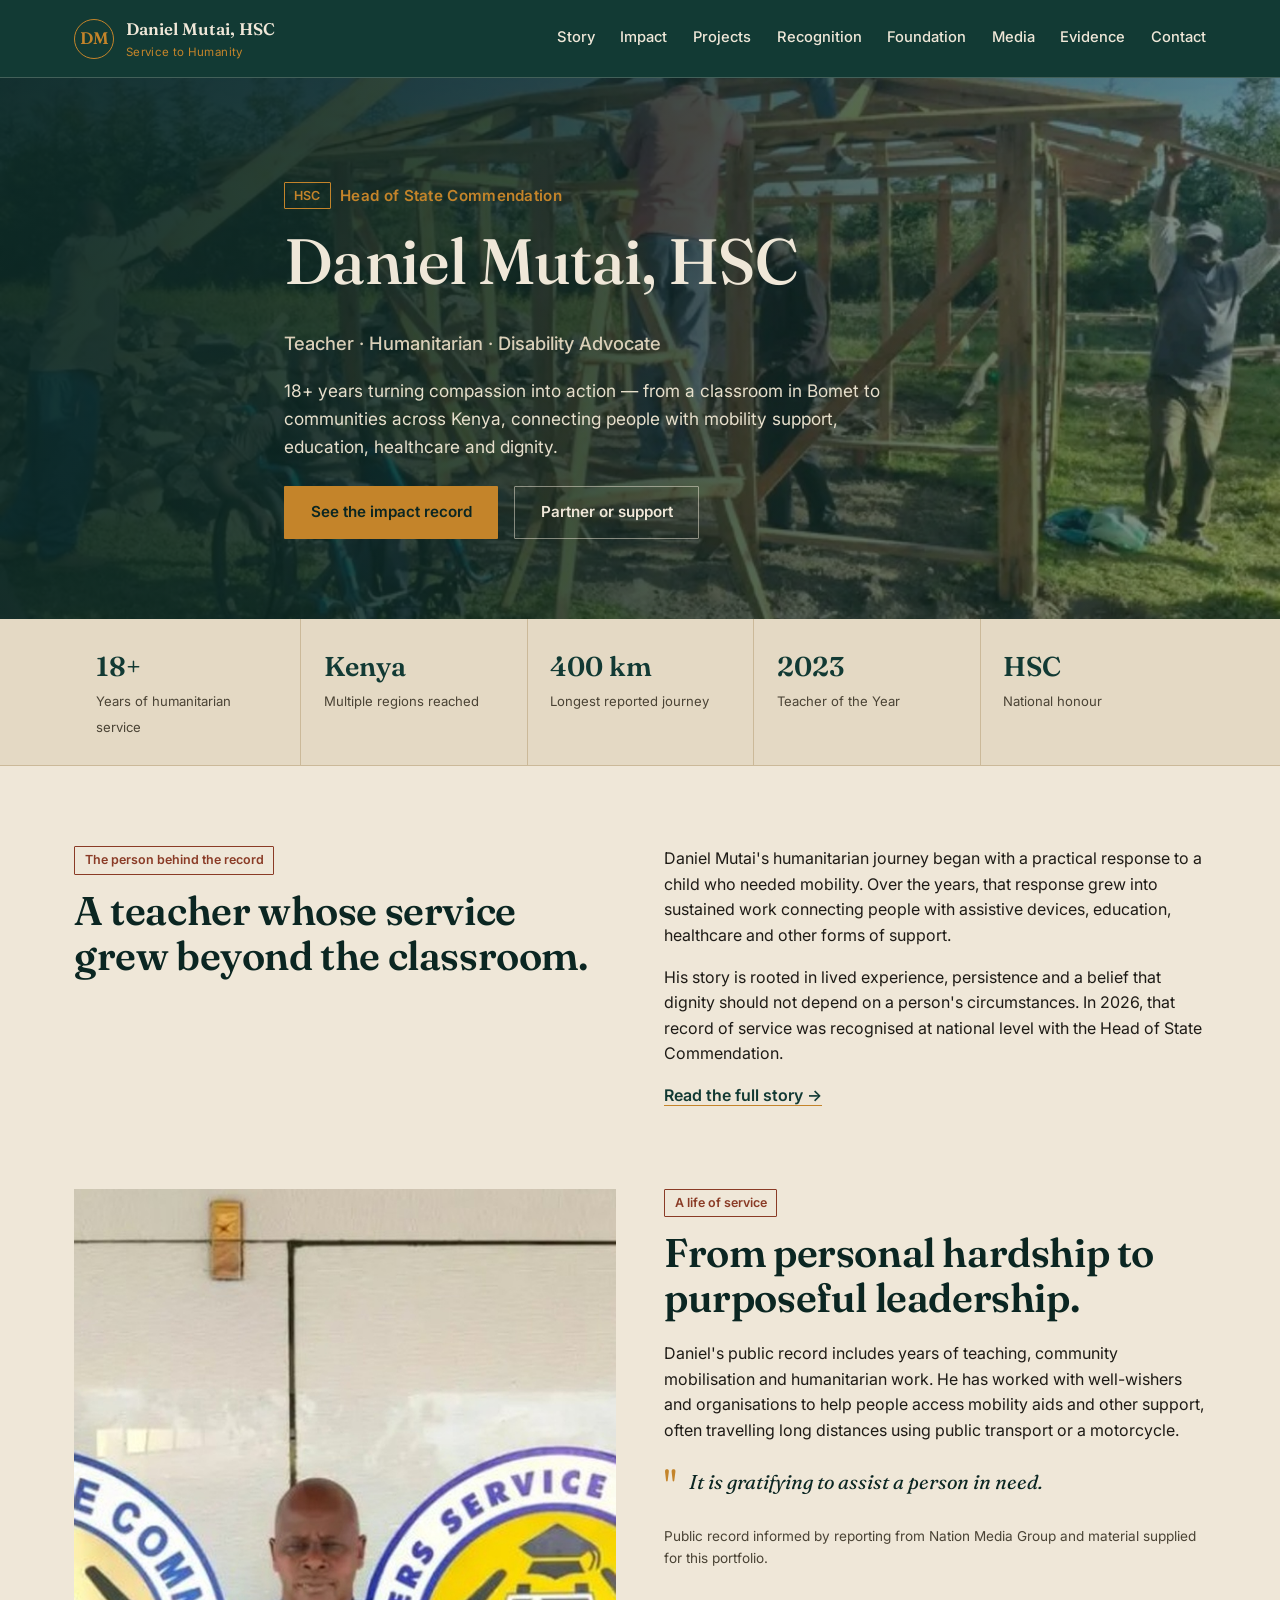
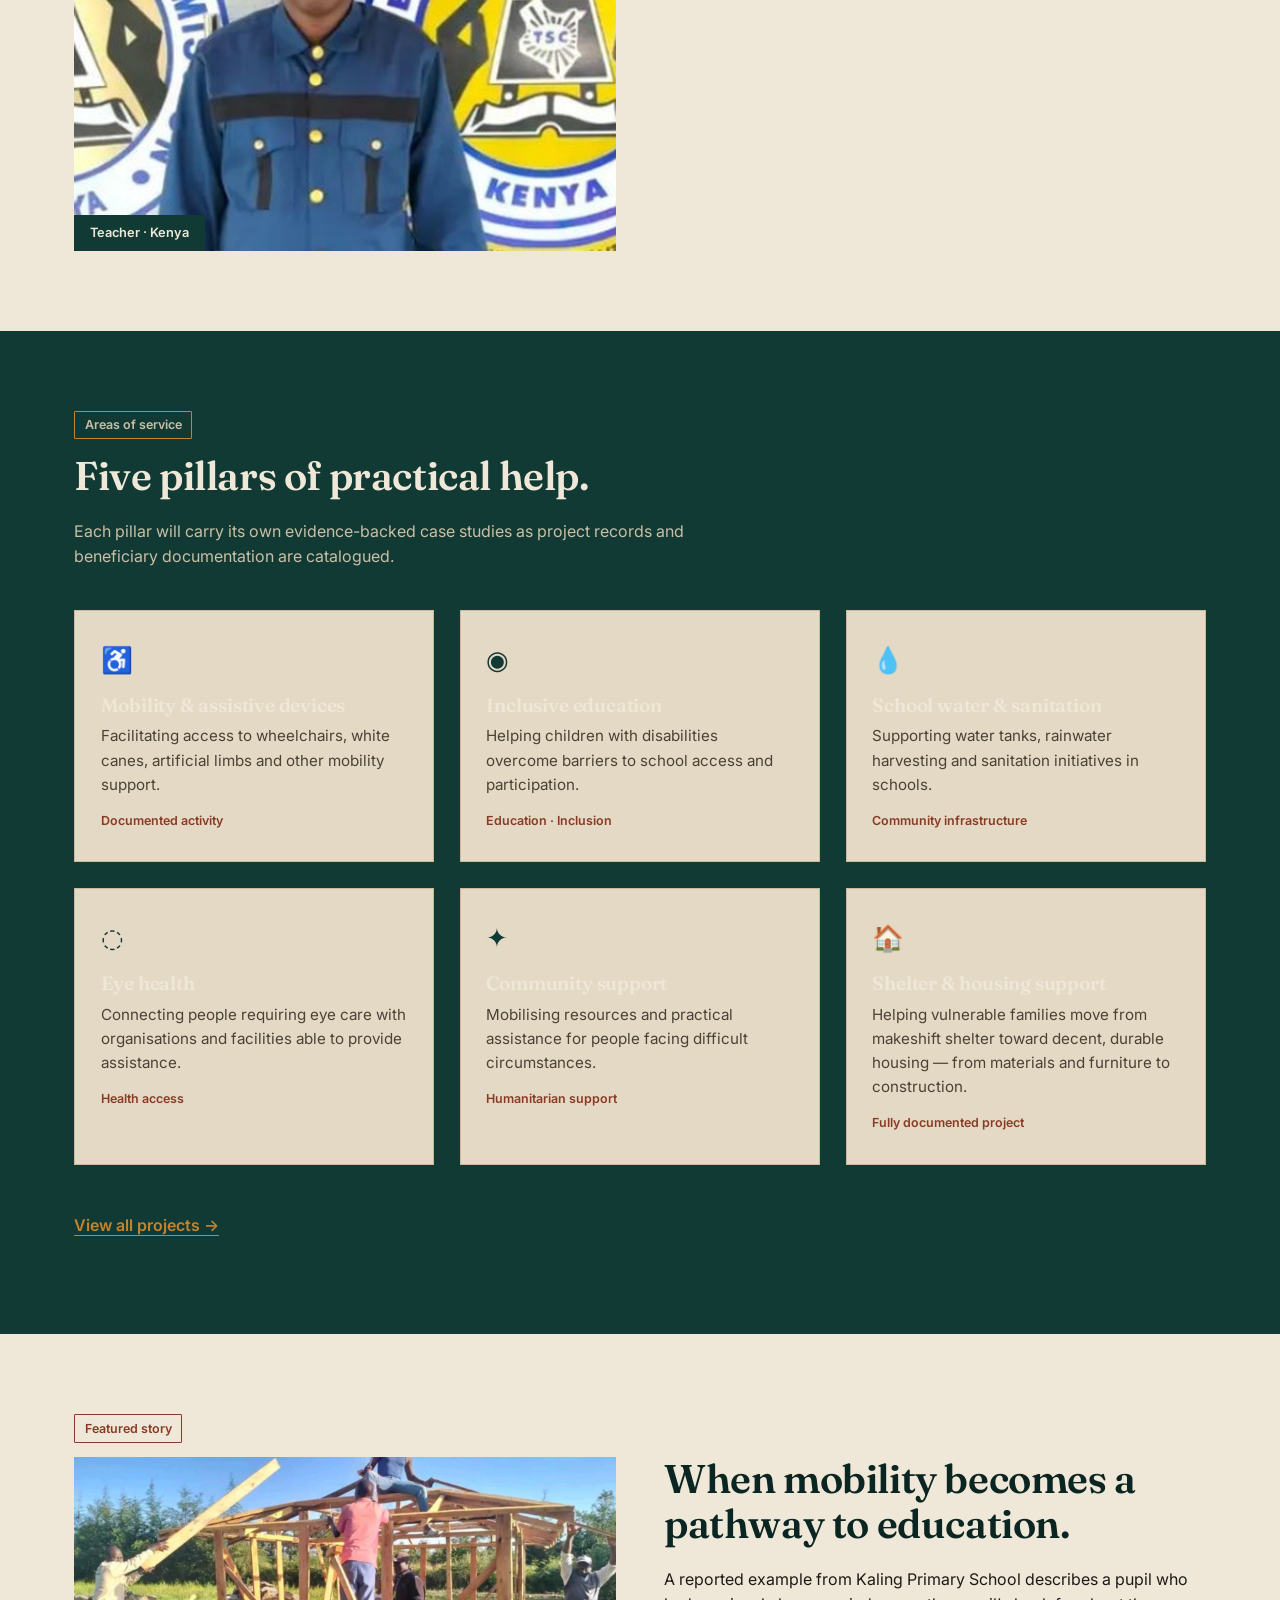
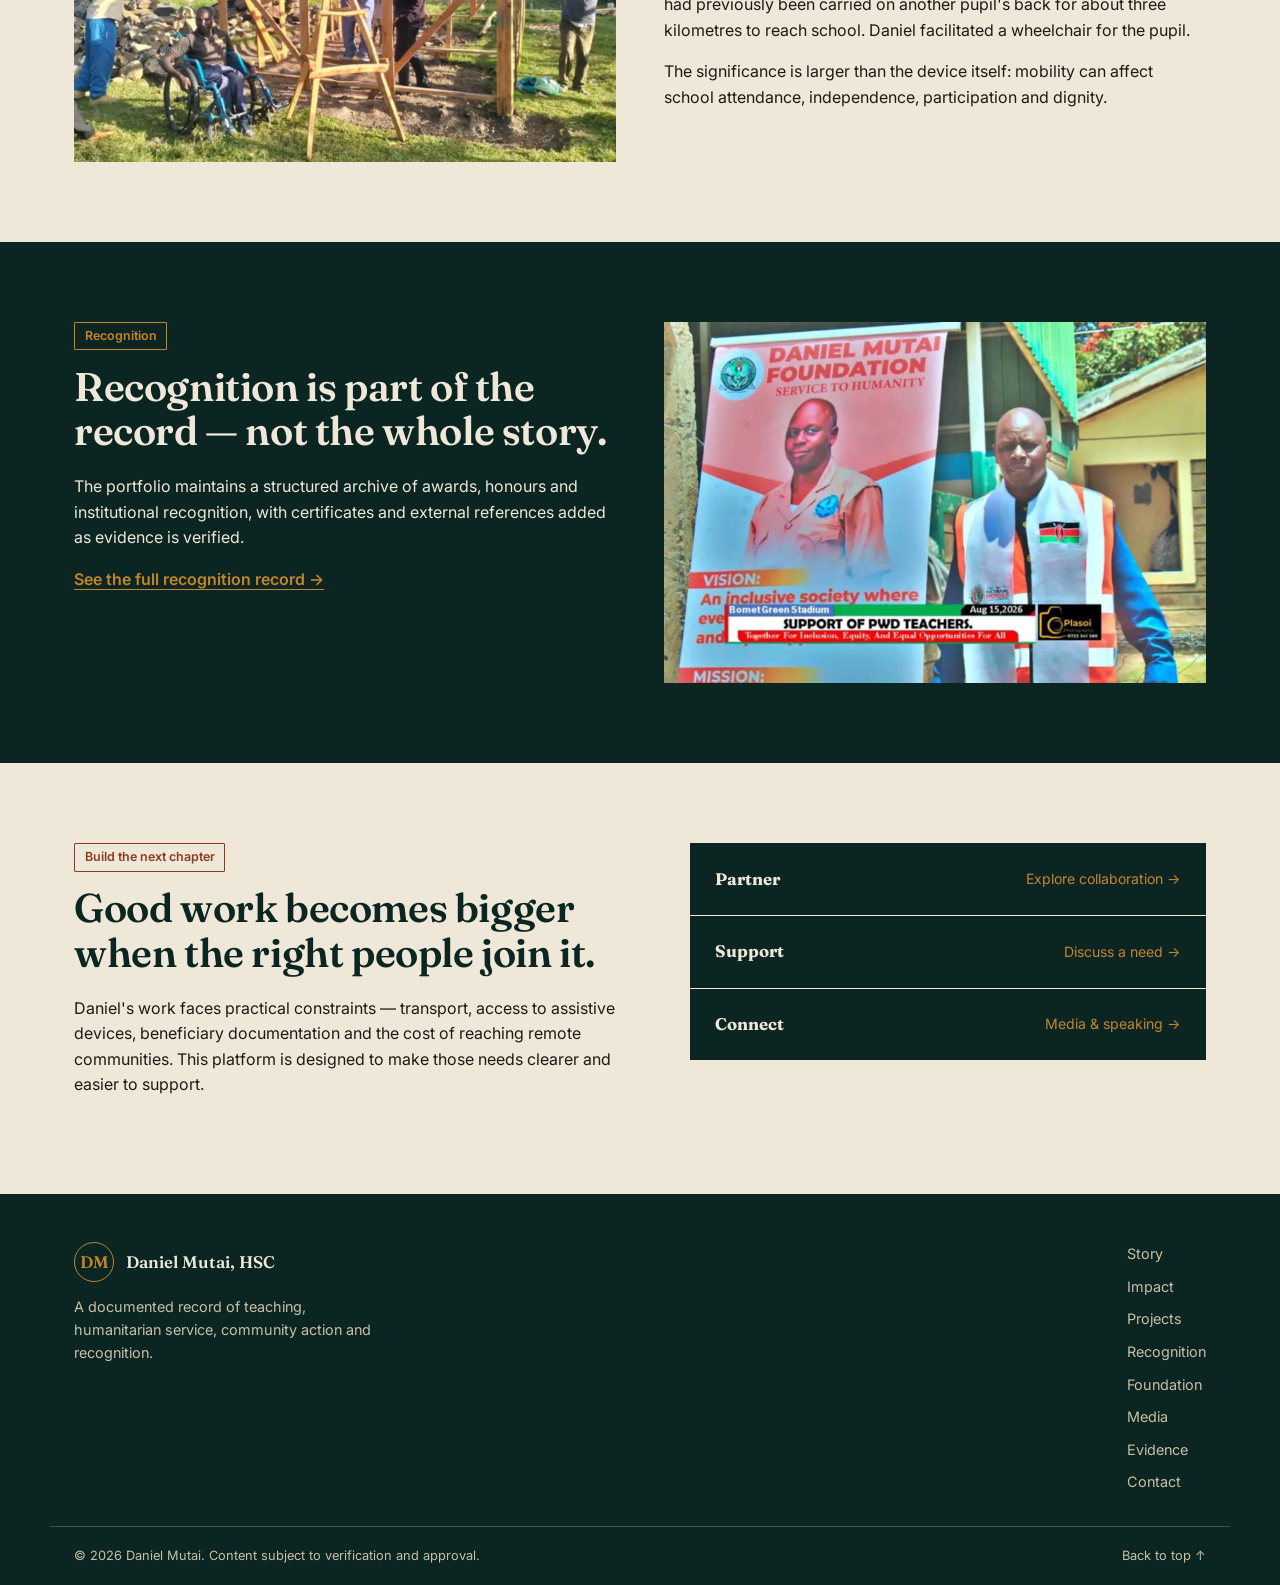
<file: index.html>
<!doctype html>
<html lang="en">
<head>
  <meta charset="utf-8">
  <meta name="viewport" content="width=device-width, initial-scale=1">
  <meta name="description" content="Daniel Mutai, HSC — Kenyan teacher, humanitarian and disability advocate. A documented record of 18+ years of service, impact and recognition.">
  <meta name="theme-color" content="#123A34">
  <meta property="og:title" content="Daniel Mutai, HSC | Service to Humanity">
  <meta property="og:description" content="Teacher • Humanitarian • Disability Advocate — a documented impact portfolio.">
  <meta property="og:type" content="website">
  <meta property="og:image" content="assets/images/hero-community.jpg">
  <link rel="canonical" href="index.html">
  <title>Daniel Mutai, HSC | Service to Humanity</title>
  <link rel="stylesheet" href="styles.css">
</head>
<body>
  <a class="skip-link" href="#main">Skip to content</a>

  <header class="site-header" id="top">
    <div class="container nav-wrap">
      <a class="brand" href="index.html" aria-label="Daniel Mutai, HSC — home">
        <span class="brand-mark">DM</span>
        <span class="brand-text"><strong>Daniel Mutai, HSC</strong><small>Service to Humanity</small></span>
      </a>
      <button class="menu-toggle" aria-expanded="false" aria-controls="site-nav" aria-label="Open navigation">☰</button>
      <nav id="site-nav" class="site-nav">
        <a href="pages/story.html">Story</a>
        <a href="pages/impact.html">Impact</a>
        <a href="pages/projects.html">Projects</a>
        <a href="pages/recognition.html">Recognition</a>
        <a href="pages/foundation.html">Foundation</a>
        <a href="pages/media.html">Media</a>
        <a href="pages/evidence.html">Evidence</a>
        <a href="pages/contact.html">Contact</a>
      </nav>
    </div>
  </header>

  <main id="main">
    <section class="hero">
      <div class="hero-image">
        <img src="assets/images/hero-community.jpg" alt="Community members working on a construction project while a wheelchair user looks on">
      </div>
      <div class="hero-overlay"></div>
      <div class="container hero-content">
        <p class="hero-tag"><span class="badge">HSC</span> Head of State Commendation</p>
        <h1>Daniel Mutai, HSC</h1>
        <p class="role-line">Teacher · Humanitarian · Disability Advocate</p>
        <p class="hero-copy">18+ years turning compassion into action — from a classroom in Bomet to communities across Kenya, connecting people with mobility support, education, healthcare and dignity.</p>
        <div class="hero-actions">
          <a class="button button-primary" href="pages/impact.html">See the impact record</a>
          <a class="button button-ghost" href="pages/contact.html">Partner or support</a>
        </div>
      </div>
    </section>

    <!-- Impact Passport -->
    <section class="passport" aria-label="Impact summary">
      <div class="container passport-grid">
        <div>
          <strong data-count="18" data-suffix="+">0+</strong>
          <span>Years of humanitarian service</span>
        </div>
        <div>
          <strong>Kenya</strong>
          <span>Multiple regions reached</span>
        </div>
        <div>
          <strong data-count="400" data-suffix=" km">0 km</strong>
          <span>Longest reported journey</span>
        </div>
        <div>
          <strong>2023</strong>
          <span>Teacher of the Year</span>
        </div>
        <div>
          <strong>HSC</strong>
          <span>National honour</span>
        </div>
      </div>
    </section>

    <section class="section section-intro" id="story">
      <div class="container two-col">
        <div>
          <p class="tag">The person behind the record</p>
          <h2>A teacher whose service grew beyond the classroom.</h2>
        </div>
        <div>
          <p>Daniel Mutai's humanitarian journey began with a practical response to a child who needed mobility. Over the years, that response grew into sustained work connecting people with assistive devices, education, healthcare and other forms of support.</p>
          <p>His story is rooted in lived experience, persistence and a belief that dignity should not depend on a person's circumstances. In 2026, that record of service was recognised at national level with the Head of State Commendation.</p>
          <a class="text-link" href="pages/story.html">Read the full story →</a>
        </div>
      </div>
    </section>

    <section class="section" style="padding-top:0;">
      <div class="container two-col">
        <div class="portrait-frame">
          <img src="assets/images/daniel-profile.jpg" alt="Daniel Mutai in Teachers Service Commission uniform">
          <div class="portrait-caption">Teacher · Kenya</div>
        </div>
        <div>
          <p class="tag">A life of service</p>
          <h2>From personal hardship to purposeful leadership.</h2>
          <p>Daniel's public record includes years of teaching, community mobilisation and humanitarian work. He has worked with well-wishers and organisations to help people access mobility aids and other support, often travelling long distances using public transport or a motorcycle.</p>
          <div class="quote">
            <span>"</span>
            <p>It is gratifying to assist a person in need.</p>
          </div>
          <p style="font-size:0.85rem;color:var(--ink-soft);">Public record informed by reporting from Nation Media Group and material supplied for this portfolio.</p>
        </div>
      </div>
    </section>

    <section class="section dark-section" id="impact">
      <div class="container">
        <div class="section-heading">
          <p class="tag tag-light">Areas of service</p>
          <h2>Five pillars of practical help.</h2>
          <p>Each pillar will carry its own evidence-backed case studies as project records and beneficiary documentation are catalogued.</p>
        </div>
        <div class="card-grid">
          <article class="pillar-card">
            <div class="icon">♿</div>
            <h3>Mobility &amp; assistive devices</h3>
            <p>Facilitating access to wheelchairs, white canes, artificial limbs and other mobility support.</p>
            <span class="status">Documented activity</span>
          </article>
          <article class="pillar-card">
            <div class="icon">◉</div>
            <h3>Inclusive education</h3>
            <p>Helping children with disabilities overcome barriers to school access and participation.</p>
            <span class="status">Education · Inclusion</span>
          </article>
          <article class="pillar-card">
            <div class="icon">💧</div>
            <h3>School water &amp; sanitation</h3>
            <p>Supporting water tanks, rainwater harvesting and sanitation initiatives in schools.</p>
            <span class="status">Community infrastructure</span>
          </article>
          <article class="pillar-card">
            <div class="icon">◌</div>
            <h3>Eye health</h3>
            <p>Connecting people requiring eye care with organisations and facilities able to provide assistance.</p>
            <span class="status">Health access</span>
          </article>
          <article class="pillar-card">
            <div class="icon">✦</div>
            <h3>Community support</h3>
            <p>Mobilising resources and practical assistance for people facing difficult circumstances.</p>
            <span class="status">Humanitarian support</span>
          </article>
          <article class="pillar-card">
            <div class="icon">🏠</div>
            <h3>Shelter &amp; housing support</h3>
            <p>Helping vulnerable families move from makeshift shelter toward decent, durable housing — from materials and furniture to construction.</p>
            <span class="status">Fully documented project</span>
          </article>
        </div>
        <p class="mt-lg"><a class="text-link" style="color:var(--gold);border-color:var(--gold);" href="pages/projects.html">View all projects →</a></p>
      </div>
    </section>

    <section class="section">
      <div class="container">
        <p class="tag">Featured story</p>
        <div class="two-col">
          <div class="portrait-frame">
            <img src="assets/images/hero-community.jpg" alt="Community members building a structure beside a wheelchair user">
          </div>
          <div>
            <h2>When mobility becomes a pathway to education.</h2>
            <p>A reported example from Kaling Primary School describes a pupil who had previously been carried on another pupil's back for about three kilometres to reach school. Daniel facilitated a wheelchair for the pupil.</p>
            <p>The significance is larger than the device itself: mobility can affect school attendance, independence, participation and dignity.</p>
          </div>
        </div>
      </div>
    </section>

    <section class="section deep-section" id="recognition">
      <div class="container two-col">
        <div>
          <p class="tag tag-light">Recognition</p>
          <h2>Recognition is part of the record — not the whole story.</h2>
          <p>The portfolio maintains a structured archive of awards, honours and institutional recognition, with certificates and external references added as evidence is verified.</p>
          <a class="text-link" style="color:var(--gold);border-color:var(--gold);" href="pages/recognition.html">See the full recognition record →</a>
        </div>
        <div class="portrait-frame">
          <img src="assets/images/foundation-recognition.jpg" alt="Daniel Mutai Foundation banner and Daniel Mutai at a community event">
        </div>
      </div>
    </section>

    <section class="section support-section" id="support">
      <div class="container support-grid">
        <div>
          <p class="tag">Build the next chapter</p>
          <h2>Good work becomes bigger when the right people join it.</h2>
          <p>Daniel's work faces practical constraints — transport, access to assistive devices, beneficiary documentation and the cost of reaching remote communities. This platform is designed to make those needs clearer and easier to support.</p>
        </div>
        <div class="support-options">
          <a href="mailto:danielmutai1977@gmail.com?subject=Partnership%20with%20Daniel%20Mutai" class="support-option"><strong>Partner</strong><span>Explore collaboration →</span></a>
          <a href="mailto:danielmutai1977@gmail.com?subject=Support%20for%20Daniel%20Mutai%20Foundation" class="support-option"><strong>Support</strong><span>Discuss a need →</span></a>
          <a href="mailto:danielmutai1977@gmail.com?subject=Media%20or%20Award%20Enquiry" class="support-option"><strong>Connect</strong><span>Media &amp; speaking →</span></a>
        </div>
      </div>
    </section>
  </main>

  <footer class="site-footer">
    <div class="container footer-top">
      <div>
        <a class="footer-brand" href="index.html">
          <span class="brand-mark">DM</span>
          <span class="brand-text"><strong>Daniel Mutai, HSC</strong></span>
        </a>
        <p class="footer-copy">A documented record of teaching, humanitarian service, community action and recognition.</p>
      </div>
      <nav class="footer-links" aria-label="Footer">
        <a href="pages/story.html">Story</a>
        <a href="pages/impact.html">Impact</a>
        <a href="pages/projects.html">Projects</a>
        <a href="pages/recognition.html">Recognition</a>
        <a href="pages/foundation.html">Foundation</a>
        <a href="pages/media.html">Media</a>
        <a href="pages/evidence.html">Evidence</a>
        <a href="pages/contact.html">Contact</a>
      </nav>
    </div>
    <div class="container footer-bottom">
      <span>© <span data-year></span> Daniel Mutai. Content subject to verification and approval.</span>
      <a href="#top">Back to top ↑</a>
    </div>
  </footer>

  <script src="script.js"></script>
</body>
</html>
</file>
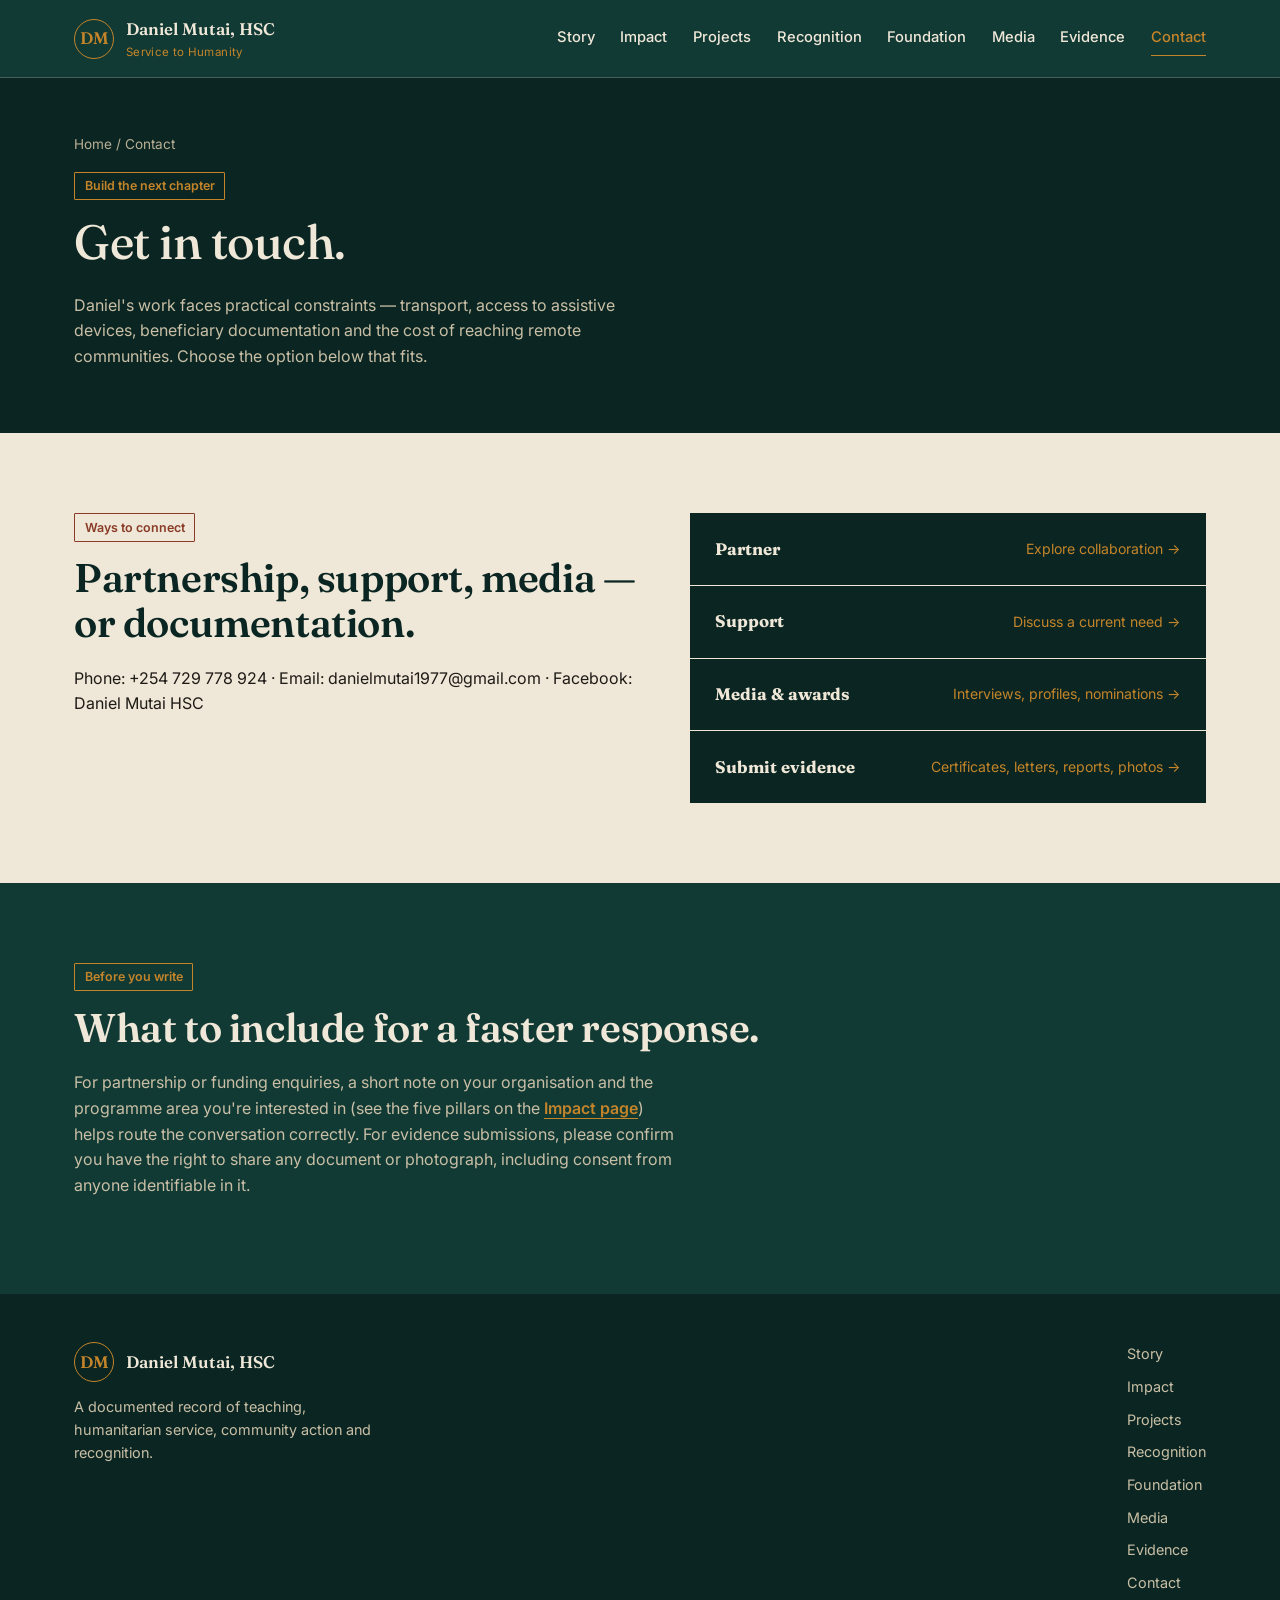
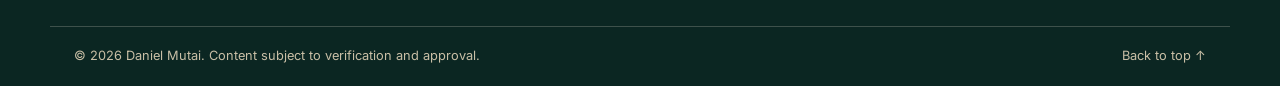
<file: pages/contact.html>
<!doctype html>
<html lang="en">
<head>
  <meta charset="utf-8">
  <meta name="viewport" content="width=device-width, initial-scale=1">
  <meta name="description" content="Get in touch with Daniel Mutai, HSC for partnerships, support, media enquiries or to contribute documentation to the Evidence Library.">
  <meta name="theme-color" content="#123A34">
  <link rel="canonical" href="contact.html">
  <title>Contact | Daniel Mutai, HSC</title>
  <link rel="stylesheet" href="../styles.css">
</head>
<body>
  <a class="skip-link" href="#main">Skip to content</a>
  <header class="site-header" id="top">
    <div class="container nav-wrap">
      <a class="brand" href="../index.html" aria-label="Daniel Mutai, HSC — home">
        <span class="brand-mark">DM</span>
        <span class="brand-text"><strong>Daniel Mutai, HSC</strong><small>Service to Humanity</small></span>
      </a>
      <button class="menu-toggle" aria-expanded="false" aria-controls="site-nav" aria-label="Open navigation">☰</button>
      <nav id="site-nav" class="site-nav">
        <a href="story.html">Story</a>
        <a href="impact.html">Impact</a>
        <a href="projects.html">Projects</a>
        <a href="recognition.html">Recognition</a>
        <a href="foundation.html">Foundation</a>
        <a href="media.html">Media</a>
        <a href="evidence.html">Evidence</a>
        <a href="contact.html">Contact</a>
      </nav>
    </div>
  </header>

  <main id="main">
    <section class="page-header">
      <div class="container">
        <p class="breadcrumb"><a href="../index.html">Home</a> / Contact</p>
        <p class="tag">Build the next chapter</p>
        <h1>Get in touch.</h1>
        <p style="max-width:60ch;color:#C9BFA6;">Daniel's work faces practical constraints — transport, access to assistive devices, beneficiary documentation and the cost of reaching remote communities. Choose the option below that fits.</p>
      </div>
    </section>

    <section class="section">
      <div class="container support-grid">
        <div>
          <p class="tag">Ways to connect</p>
          <h2>Partnership, support, media — or documentation.</h2>
          <p>Phone: +254 729 778 924 · Email: danielmutai1977@gmail.com · Facebook: Daniel Mutai HSC</p>
        </div>
        <div class="support-options">
          <a href="mailto:danielmutai1977@gmail.com?subject=Partnership%20with%20Daniel%20Mutai" class="support-option"><strong>Partner</strong><span>Explore collaboration →</span></a>
          <a href="mailto:danielmutai1977@gmail.com?subject=Support%20for%20Daniel%20Mutai%20Foundation" class="support-option"><strong>Support</strong><span>Discuss a current need →</span></a>
          <a href="mailto:danielmutai1977@gmail.com?subject=Media%20or%20Award%20Enquiry" class="support-option"><strong>Media &amp; awards</strong><span>Interviews, profiles, nominations →</span></a>
          <a href="mailto:danielmutai1977@gmail.com?subject=Evidence%20Library%20Submission" class="support-option"><strong>Submit evidence</strong><span>Certificates, letters, reports, photos →</span></a>
        </div>
      </div>
    </section>

    <section class="section dark-section">
      <div class="container">
        <p class="tag tag-light">Before you write</p>
        <h2>What to include for a faster response.</h2>
        <p style="max-width:60ch;color:#C9BFA6;">For partnership or funding enquiries, a short note on your organisation and the programme area you're interested in (see the five pillars on the <a class="text-link" style="color:var(--gold);border-color:var(--gold);" href="impact.html">Impact page</a>) helps route the conversation correctly. For evidence submissions, please confirm you have the right to share any document or photograph, including consent from anyone identifiable in it.</p>
      </div>
    </section>
  </main>

  <footer class="site-footer">
    <div class="container footer-top">
      <div>
        <a class="footer-brand" href="../index.html">
          <span class="brand-mark">DM</span>
          <span class="brand-text"><strong>Daniel Mutai, HSC</strong></span>
        </a>
        <p class="footer-copy">A documented record of teaching, humanitarian service, community action and recognition.</p>
      </div>
      <nav class="footer-links" aria-label="Footer">
        <a href="story.html">Story</a>
        <a href="impact.html">Impact</a>
        <a href="projects.html">Projects</a>
        <a href="recognition.html">Recognition</a>
        <a href="foundation.html">Foundation</a>
        <a href="media.html">Media</a>
        <a href="evidence.html">Evidence</a>
        <a href="contact.html">Contact</a>
      </nav>
    </div>
    <div class="container footer-bottom">
      <span>© <span data-year></span> Daniel Mutai. Content subject to verification and approval.</span>
      <a href="#top">Back to top ↑</a>
    </div>
  </footer>
  <script src="../script.js"></script>
</body>
</html>
</file>
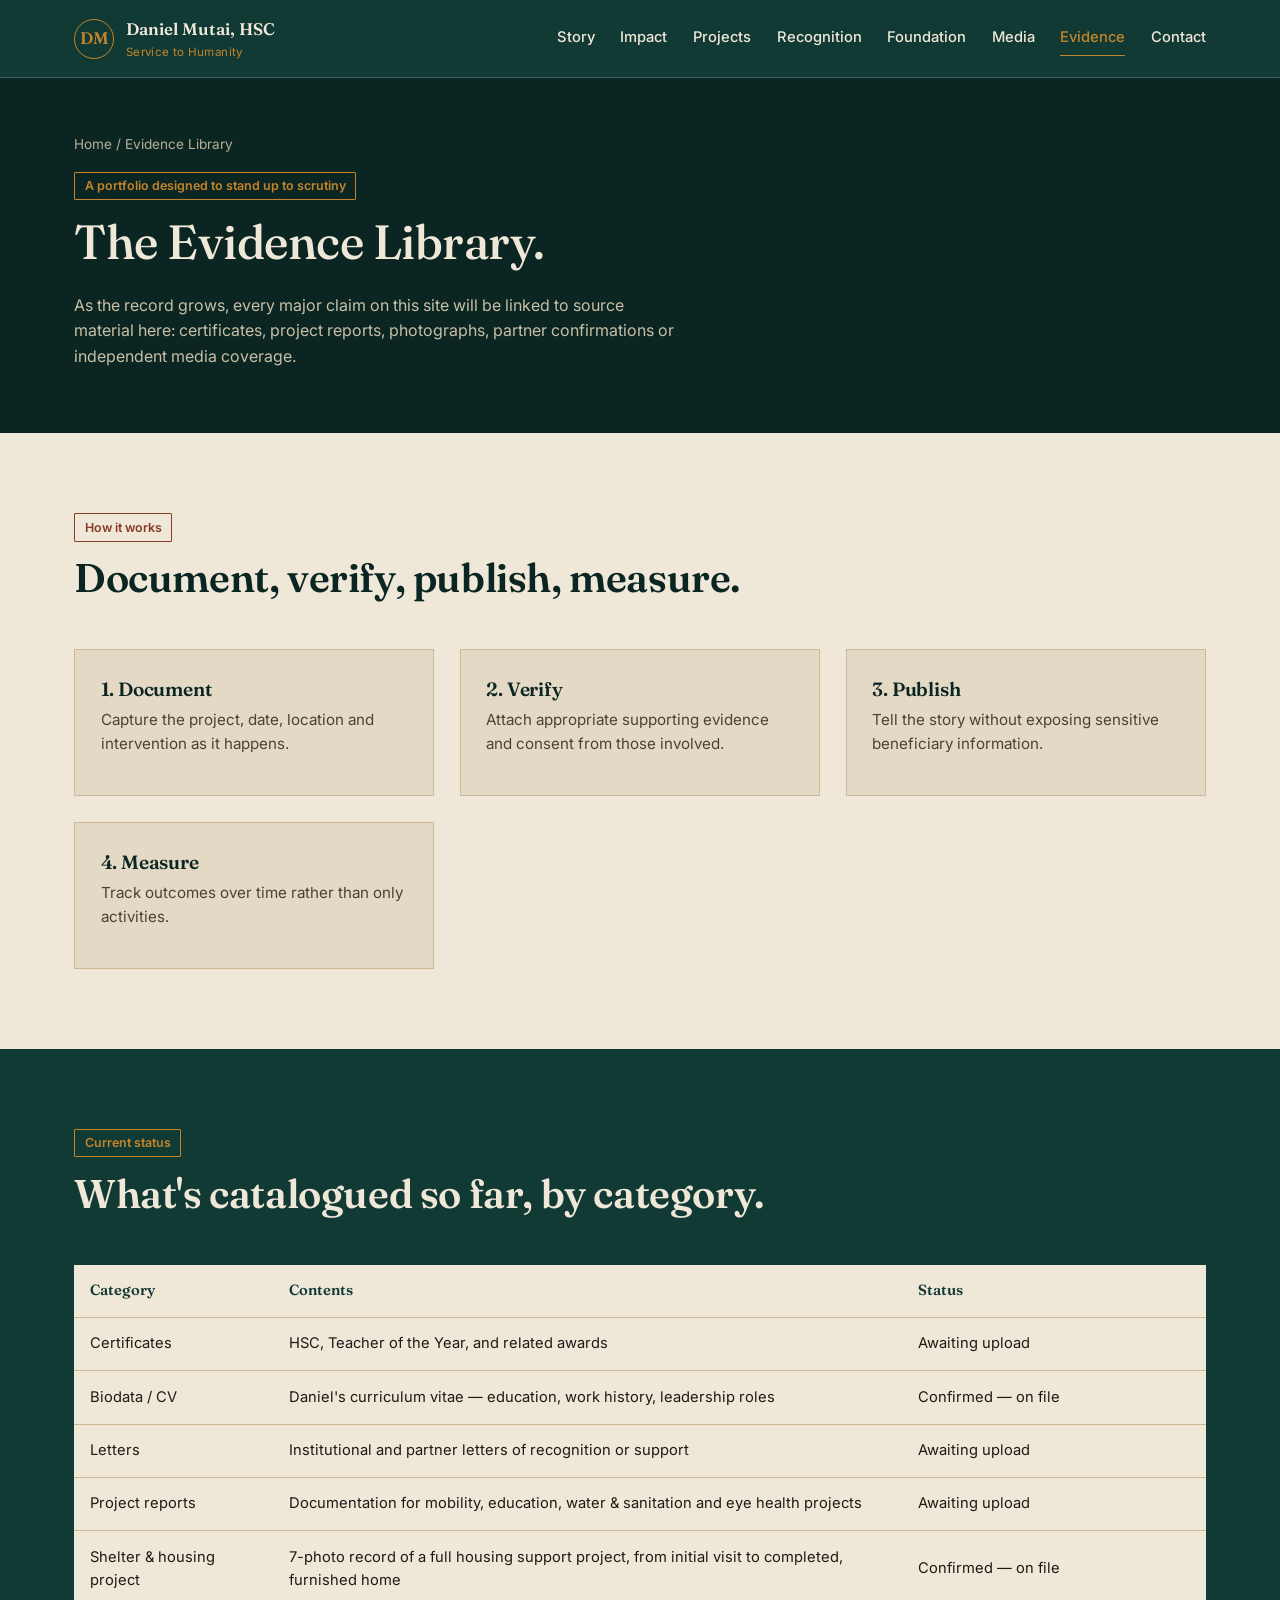
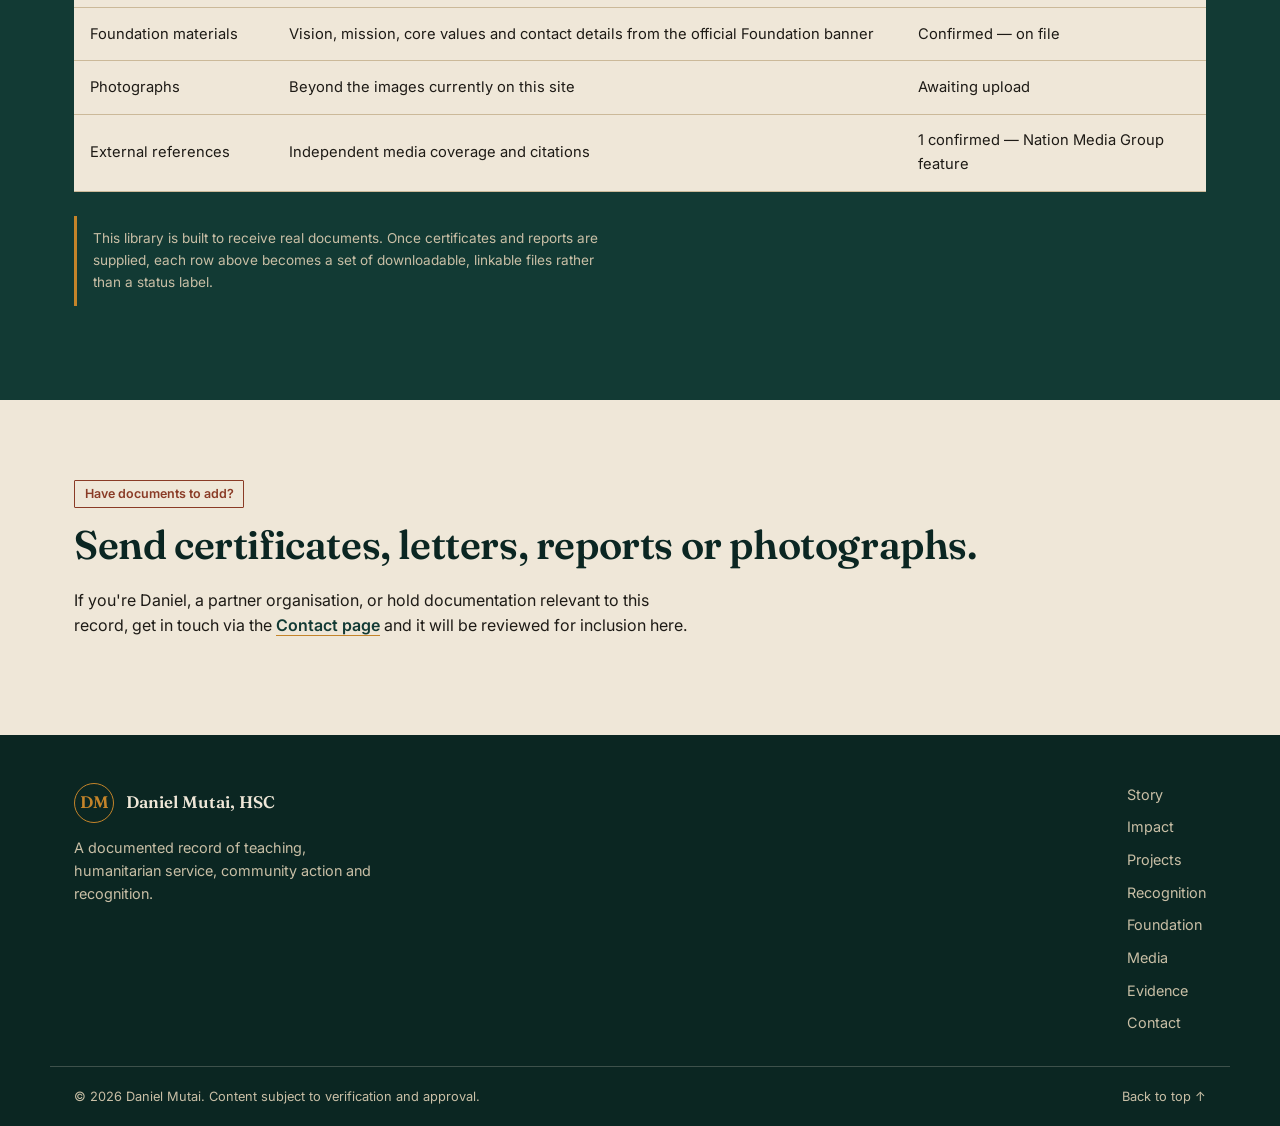
<file: pages/evidence.html>
<!doctype html>
<html lang="en">
<head>
  <meta charset="utf-8">
  <meta name="viewport" content="width=device-width, initial-scale=1">
  <meta name="description" content="The Evidence Library for Daniel Mutai, HSC — the documented certificates, letters, reports and photographs behind the impact portfolio.">
  <meta name="theme-color" content="#123A34">
  <link rel="canonical" href="evidence.html">
  <title>Evidence Library | Daniel Mutai, HSC</title>
  <link rel="stylesheet" href="../styles.css">
</head>
<body>
  <a class="skip-link" href="#main">Skip to content</a>
  <header class="site-header" id="top">
    <div class="container nav-wrap">
      <a class="brand" href="../index.html" aria-label="Daniel Mutai, HSC — home">
        <span class="brand-mark">DM</span>
        <span class="brand-text"><strong>Daniel Mutai, HSC</strong><small>Service to Humanity</small></span>
      </a>
      <button class="menu-toggle" aria-expanded="false" aria-controls="site-nav" aria-label="Open navigation">☰</button>
      <nav id="site-nav" class="site-nav">
        <a href="story.html">Story</a>
        <a href="impact.html">Impact</a>
        <a href="projects.html">Projects</a>
        <a href="recognition.html">Recognition</a>
        <a href="foundation.html">Foundation</a>
        <a href="media.html">Media</a>
        <a href="evidence.html">Evidence</a>
        <a href="contact.html">Contact</a>
      </nav>
    </div>
  </header>

  <main id="main">
    <section class="page-header">
      <div class="container">
        <p class="breadcrumb"><a href="../index.html">Home</a> / Evidence Library</p>
        <p class="tag">A portfolio designed to stand up to scrutiny</p>
        <h1>The Evidence Library.</h1>
        <p style="max-width:60ch;color:#C9BFA6;">As the record grows, every major claim on this site will be linked to source material here: certificates, project reports, photographs, partner confirmations or independent media coverage.</p>
      </div>
    </section>

    <section class="section">
      <div class="container">
        <p class="tag">How it works</p>
        <h2>Document, verify, publish, measure.</h2>
        <div class="card-grid mt-lg">
          <article class="pillar-card">
            <h3>1. Document</h3>
            <p>Capture the project, date, location and intervention as it happens.</p>
          </article>
          <article class="pillar-card">
            <h3>2. Verify</h3>
            <p>Attach appropriate supporting evidence and consent from those involved.</p>
          </article>
          <article class="pillar-card">
            <h3>3. Publish</h3>
            <p>Tell the story without exposing sensitive beneficiary information.</p>
          </article>
          <article class="pillar-card">
            <h3>4. Measure</h3>
            <p>Track outcomes over time rather than only activities.</p>
          </article>
        </div>
      </div>
    </section>

    <section class="section dark-section">
      <div class="container">
        <p class="tag tag-light">Current status</p>
        <h2>What's catalogued so far, by category.</h2>
        <table class="evidence-table mt-lg" style="background:var(--paper);color:var(--ink);">
          <thead>
            <tr><th>Category</th><th>Contents</th><th>Status</th></tr>
          </thead>
          <tbody>
            <tr><td>Certificates</td><td>HSC, Teacher of the Year, and related awards</td><td>Awaiting upload</td></tr>
            <tr><td>Biodata / CV</td><td>Daniel's curriculum vitae — education, work history, leadership roles</td><td>Confirmed — on file</td></tr>
            <tr><td>Letters</td><td>Institutional and partner letters of recognition or support</td><td>Awaiting upload</td></tr>
            <tr><td>Project reports</td><td>Documentation for mobility, education, water &amp; sanitation and eye health projects</td><td>Awaiting upload</td></tr>
            <tr><td>Shelter &amp; housing project</td><td>7-photo record of a full housing support project, from initial visit to completed, furnished home</td><td>Confirmed — on file</td></tr>
            <tr><td>Foundation materials</td><td>Vision, mission, core values and contact details from the official Foundation banner</td><td>Confirmed — on file</td></tr>
            <tr><td>Photographs</td><td>Beyond the images currently on this site</td><td>Awaiting upload</td></tr>
            <tr><td>External references</td><td>Independent media coverage and citations</td><td>1 confirmed — Nation Media Group feature</td></tr>
          </tbody>
        </table>
        <p class="note" style="background:transparent;border-color:var(--gold);color:#C9BFA6;">This library is built to receive real documents. Once certificates and reports are supplied, each row above becomes a set of downloadable, linkable files rather than a status label.</p>
      </div>
    </section>

    <section class="section">
      <div class="container">
        <p class="tag">Have documents to add?</p>
        <h2>Send certificates, letters, reports or photographs.</h2>
        <p>If you're Daniel, a partner organisation, or hold documentation relevant to this record, get in touch via the <a class="text-link" href="contact.html">Contact page</a> and it will be reviewed for inclusion here.</p>
      </div>
    </section>
  </main>

  <footer class="site-footer">
    <div class="container footer-top">
      <div>
        <a class="footer-brand" href="../index.html">
          <span class="brand-mark">DM</span>
          <span class="brand-text"><strong>Daniel Mutai, HSC</strong></span>
        </a>
        <p class="footer-copy">A documented record of teaching, humanitarian service, community action and recognition.</p>
      </div>
      <nav class="footer-links" aria-label="Footer">
        <a href="story.html">Story</a>
        <a href="impact.html">Impact</a>
        <a href="projects.html">Projects</a>
        <a href="recognition.html">Recognition</a>
        <a href="foundation.html">Foundation</a>
        <a href="media.html">Media</a>
        <a href="evidence.html">Evidence</a>
        <a href="contact.html">Contact</a>
      </nav>
    </div>
    <div class="container footer-bottom">
      <span>© <span data-year></span> Daniel Mutai. Content subject to verification and approval.</span>
      <a href="#top">Back to top ↑</a>
    </div>
  </footer>
  <script src="../script.js"></script>
</body>
</html>
</file>
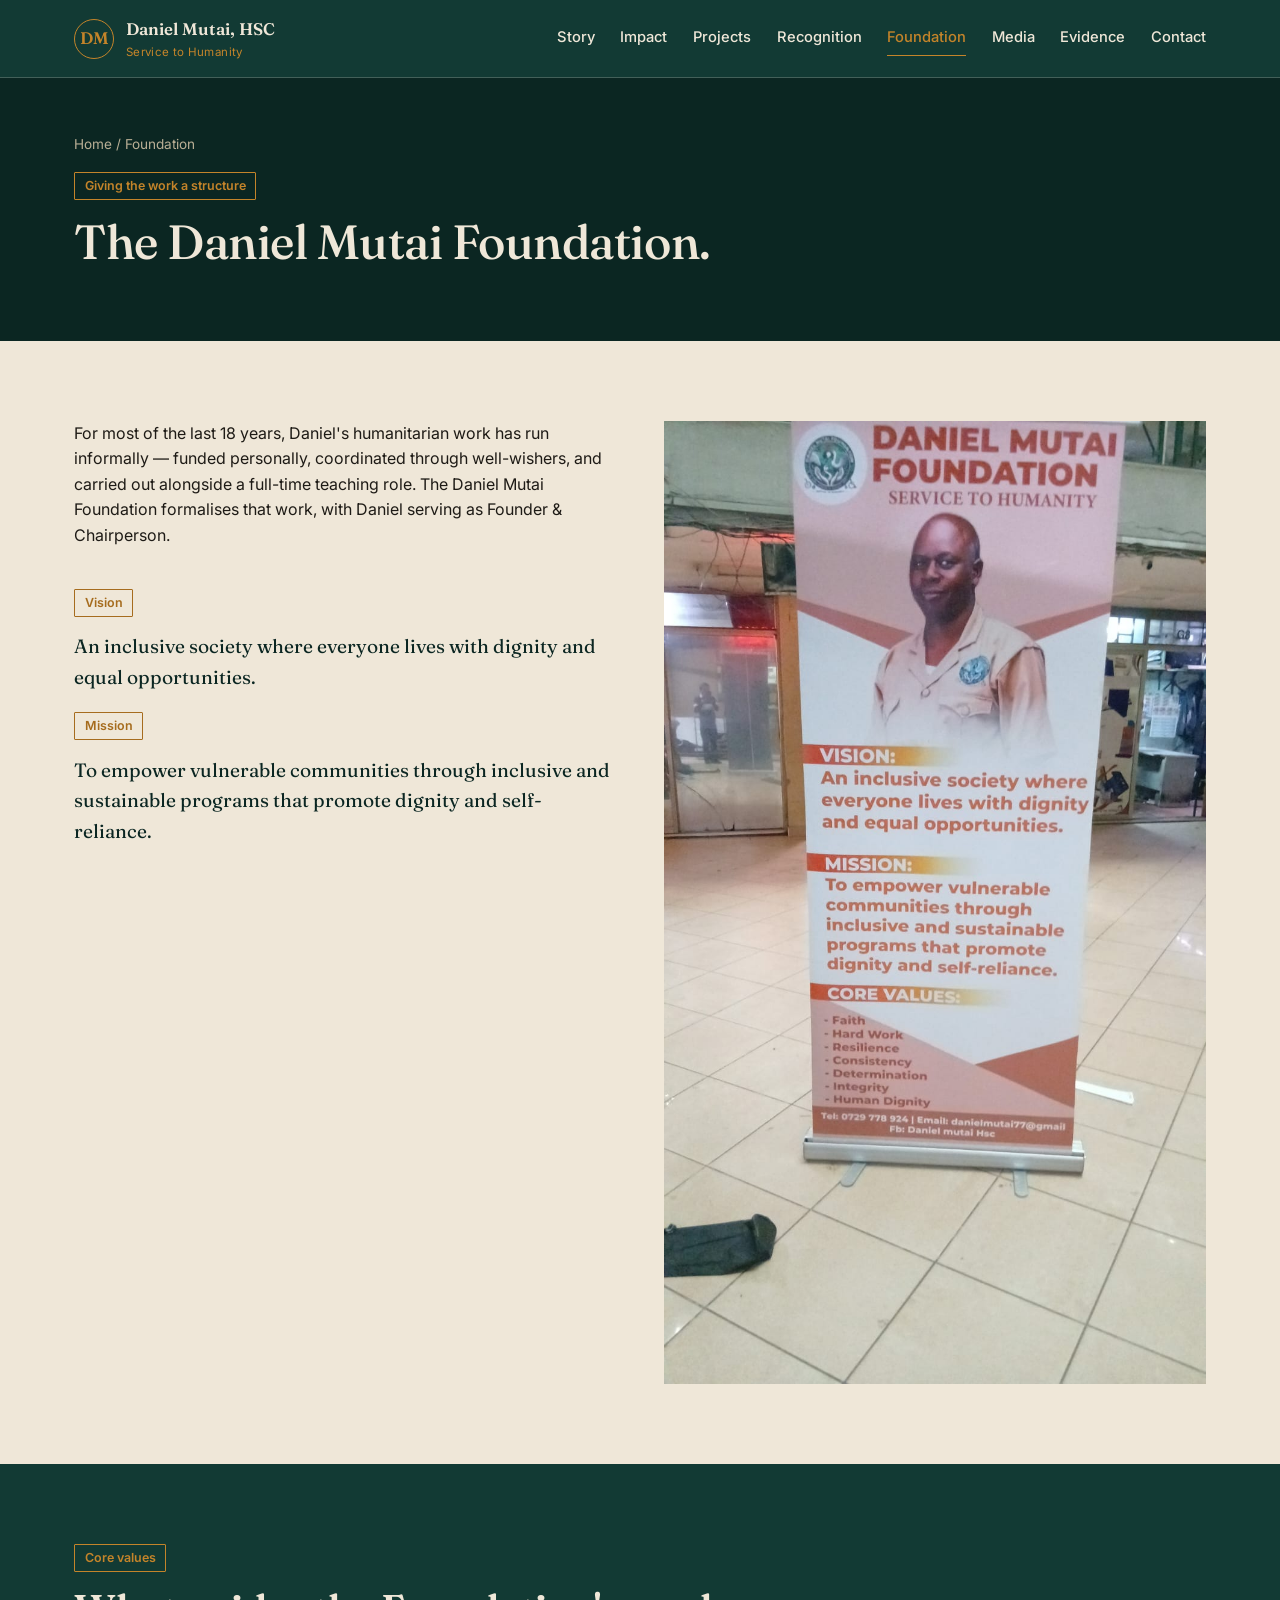
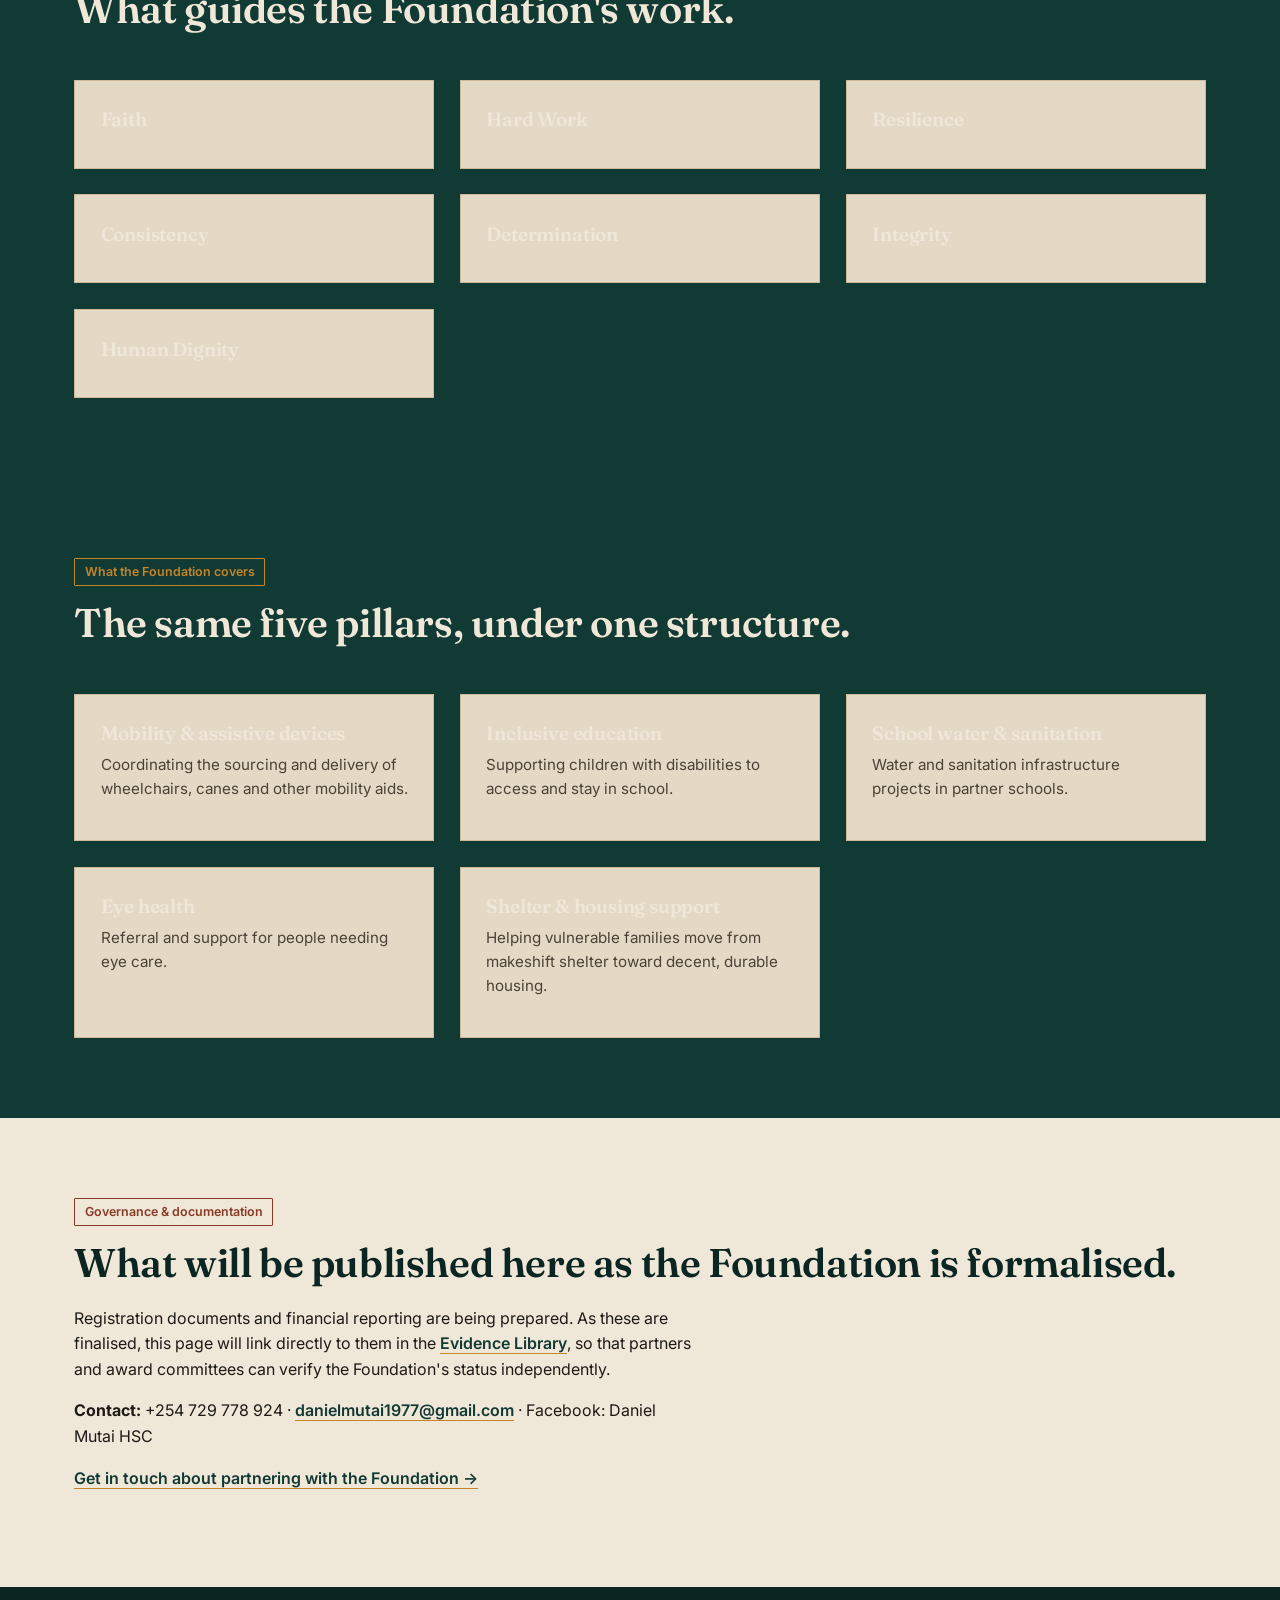
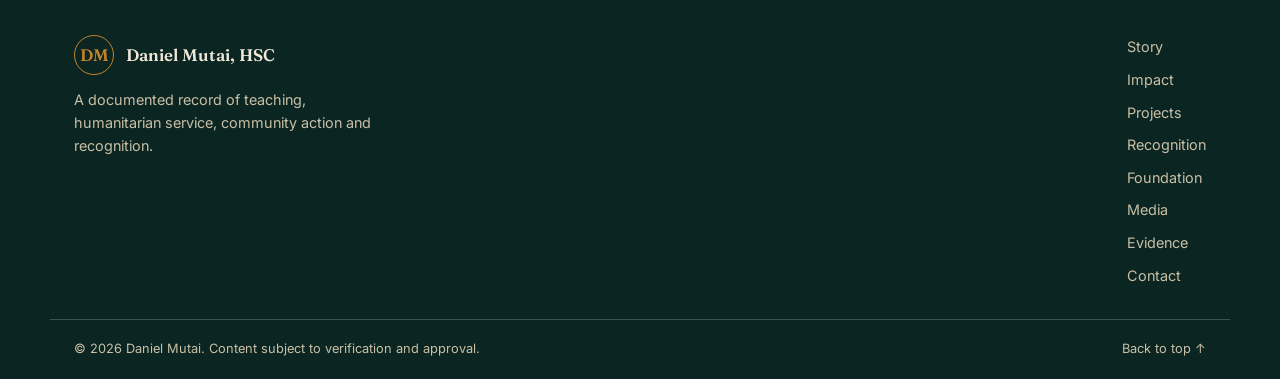
<file: pages/foundation.html>
<!doctype html>
<html lang="en">
<head>
  <meta charset="utf-8">
  <meta name="viewport" content="width=device-width, initial-scale=1">
  <meta name="description" content="The Daniel Mutai Foundation — formalising Daniel Mutai, HSC's humanitarian work in mobility, education, health and community support.">
  <meta name="theme-color" content="#123A34">
  <link rel="canonical" href="foundation.html">
  <title>Daniel Mutai Foundation | Daniel Mutai, HSC</title>
  <link rel="stylesheet" href="../styles.css">
</head>
<body>
  <a class="skip-link" href="#main">Skip to content</a>
  <header class="site-header" id="top">
    <div class="container nav-wrap">
      <a class="brand" href="../index.html" aria-label="Daniel Mutai, HSC — home">
        <span class="brand-mark">DM</span>
        <span class="brand-text"><strong>Daniel Mutai, HSC</strong><small>Service to Humanity</small></span>
      </a>
      <button class="menu-toggle" aria-expanded="false" aria-controls="site-nav" aria-label="Open navigation">☰</button>
      <nav id="site-nav" class="site-nav">
        <a href="story.html">Story</a>
        <a href="impact.html">Impact</a>
        <a href="projects.html">Projects</a>
        <a href="recognition.html">Recognition</a>
        <a href="foundation.html">Foundation</a>
        <a href="media.html">Media</a>
        <a href="evidence.html">Evidence</a>
        <a href="contact.html">Contact</a>
      </nav>
    </div>
  </header>

  <main id="main">
    <section class="page-header">
      <div class="container">
        <p class="breadcrumb"><a href="../index.html">Home</a> / Foundation</p>
        <p class="tag">Giving the work a structure</p>
        <h1>The Daniel Mutai Foundation.</h1>
      </div>
    </section>

    <section class="section">
      <div class="container two-col">
        <div>
          <p>For most of the last 18 years, Daniel's humanitarian work has run informally — funded personally, coordinated through well-wishers, and carried out alongside a full-time teaching role. The Daniel Mutai Foundation formalises that work, with Daniel serving as Founder &amp; Chairperson.</p>
          <p class="tag tag-gold" style="margin-top:1.5rem;">Vision</p>
          <p style="font-family:var(--serif);font-size:1.2rem;color:var(--pine-deep);">An inclusive society where everyone lives with dignity and equal opportunities.</p>
          <p class="tag tag-gold">Mission</p>
          <p style="font-family:var(--serif);font-size:1.2rem;color:var(--pine-deep);">To empower vulnerable communities through inclusive and sustainable programs that promote dignity and self-reliance.</p>
        </div>
        <div class="portrait-frame">
          <img src="../assets/images/foundation-banner.jpg" alt="Daniel Mutai Foundation banner showing vision, mission and core values">
        </div>
      </div>
    </section>

    <section class="section dark-section">
      <div class="container">
        <p class="tag tag-light">Core values</p>
        <h2>What guides the Foundation's work.</h2>
        <div class="card-grid mt-lg">
          <article class="pillar-card"><h3>Faith</h3></article>
          <article class="pillar-card"><h3>Hard Work</h3></article>
          <article class="pillar-card"><h3>Resilience</h3></article>
          <article class="pillar-card"><h3>Consistency</h3></article>
          <article class="pillar-card"><h3>Determination</h3></article>
          <article class="pillar-card"><h3>Integrity</h3></article>
          <article class="pillar-card"><h3>Human Dignity</h3></article>
        </div>
      </div>
    </section>

    <section class="section dark-section">
      <div class="container">
        <p class="tag tag-light">What the Foundation covers</p>
        <h2>The same five pillars, under one structure.</h2>
        <div class="card-grid mt-lg">
          <article class="pillar-card">
            <h3>Mobility &amp; assistive devices</h3>
            <p>Coordinating the sourcing and delivery of wheelchairs, canes and other mobility aids.</p>
          </article>
          <article class="pillar-card">
            <h3>Inclusive education</h3>
            <p>Supporting children with disabilities to access and stay in school.</p>
          </article>
          <article class="pillar-card">
            <h3>School water &amp; sanitation</h3>
            <p>Water and sanitation infrastructure projects in partner schools.</p>
          </article>
          <article class="pillar-card">
            <h3>Eye health</h3>
            <p>Referral and support for people needing eye care.</p>
          </article>
          <article class="pillar-card">
            <h3>Shelter &amp; housing support</h3>
            <p>Helping vulnerable families move from makeshift shelter toward decent, durable housing.</p>
          </article>
        </div>
      </div>
    </section>

    <section class="section">
      <div class="container">
        <p class="tag">Governance &amp; documentation</p>
        <h2>What will be published here as the Foundation is formalised.</h2>
        <p>Registration documents and financial reporting are being prepared. As these are finalised, this page will link directly to them in the <a class="text-link" href="evidence.html">Evidence Library</a>, so that partners and award committees can verify the Foundation's status independently.</p>
        <p><strong>Contact:</strong> +254 729 778 924 · <a class="text-link" href="mailto:danielmutai1977@gmail.com">danielmutai1977@gmail.com</a> · Facebook: Daniel Mutai HSC</p>
        <p><a class="text-link" href="contact.html">Get in touch about partnering with the Foundation →</a></p>
      </div>
    </section>
  </main>

  <footer class="site-footer">
    <div class="container footer-top">
      <div>
        <a class="footer-brand" href="../index.html">
          <span class="brand-mark">DM</span>
          <span class="brand-text"><strong>Daniel Mutai, HSC</strong></span>
        </a>
        <p class="footer-copy">A documented record of teaching, humanitarian service, community action and recognition.</p>
      </div>
      <nav class="footer-links" aria-label="Footer">
        <a href="story.html">Story</a>
        <a href="impact.html">Impact</a>
        <a href="projects.html">Projects</a>
        <a href="recognition.html">Recognition</a>
        <a href="foundation.html">Foundation</a>
        <a href="media.html">Media</a>
        <a href="evidence.html">Evidence</a>
        <a href="contact.html">Contact</a>
      </nav>
    </div>
    <div class="container footer-bottom">
      <span>© <span data-year></span> Daniel Mutai. Content subject to verification and approval.</span>
      <a href="#top">Back to top ↑</a>
    </div>
  </footer>
  <script src="../script.js"></script>
</body>
</html>
</file>
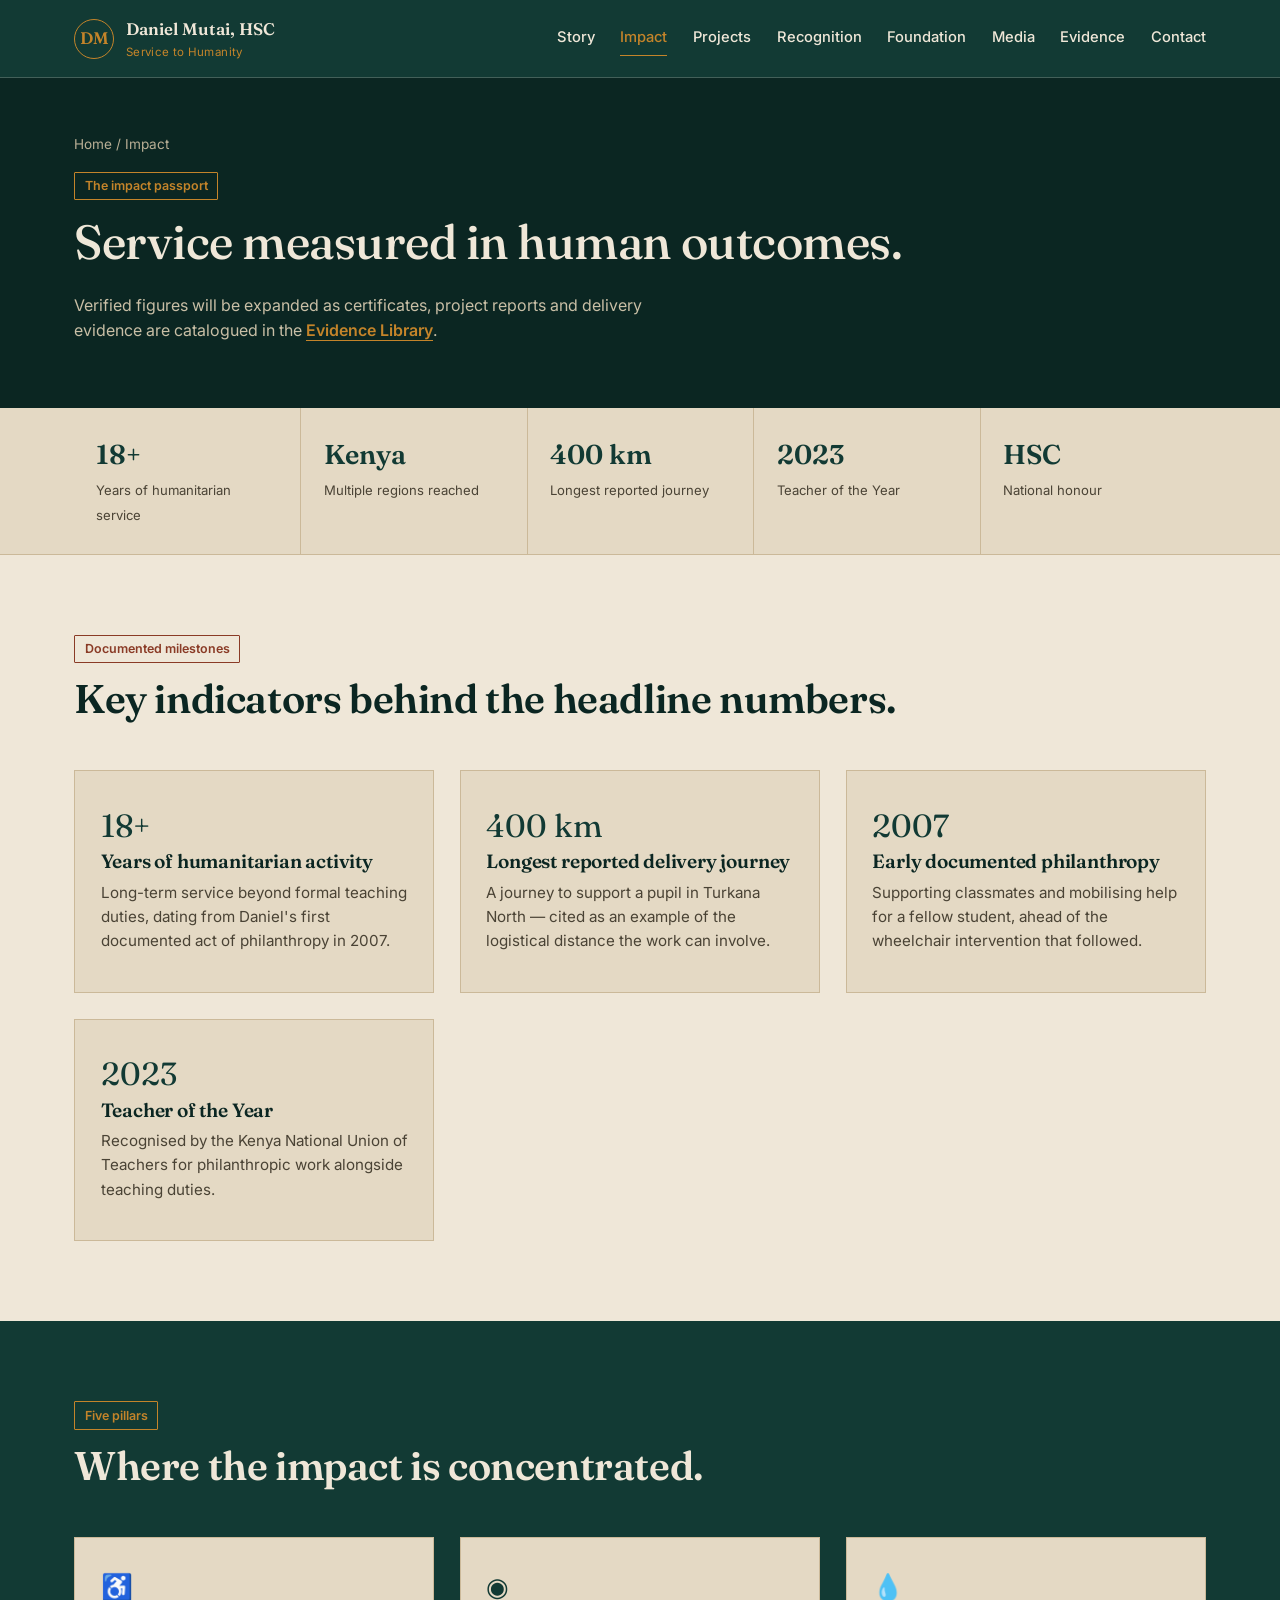
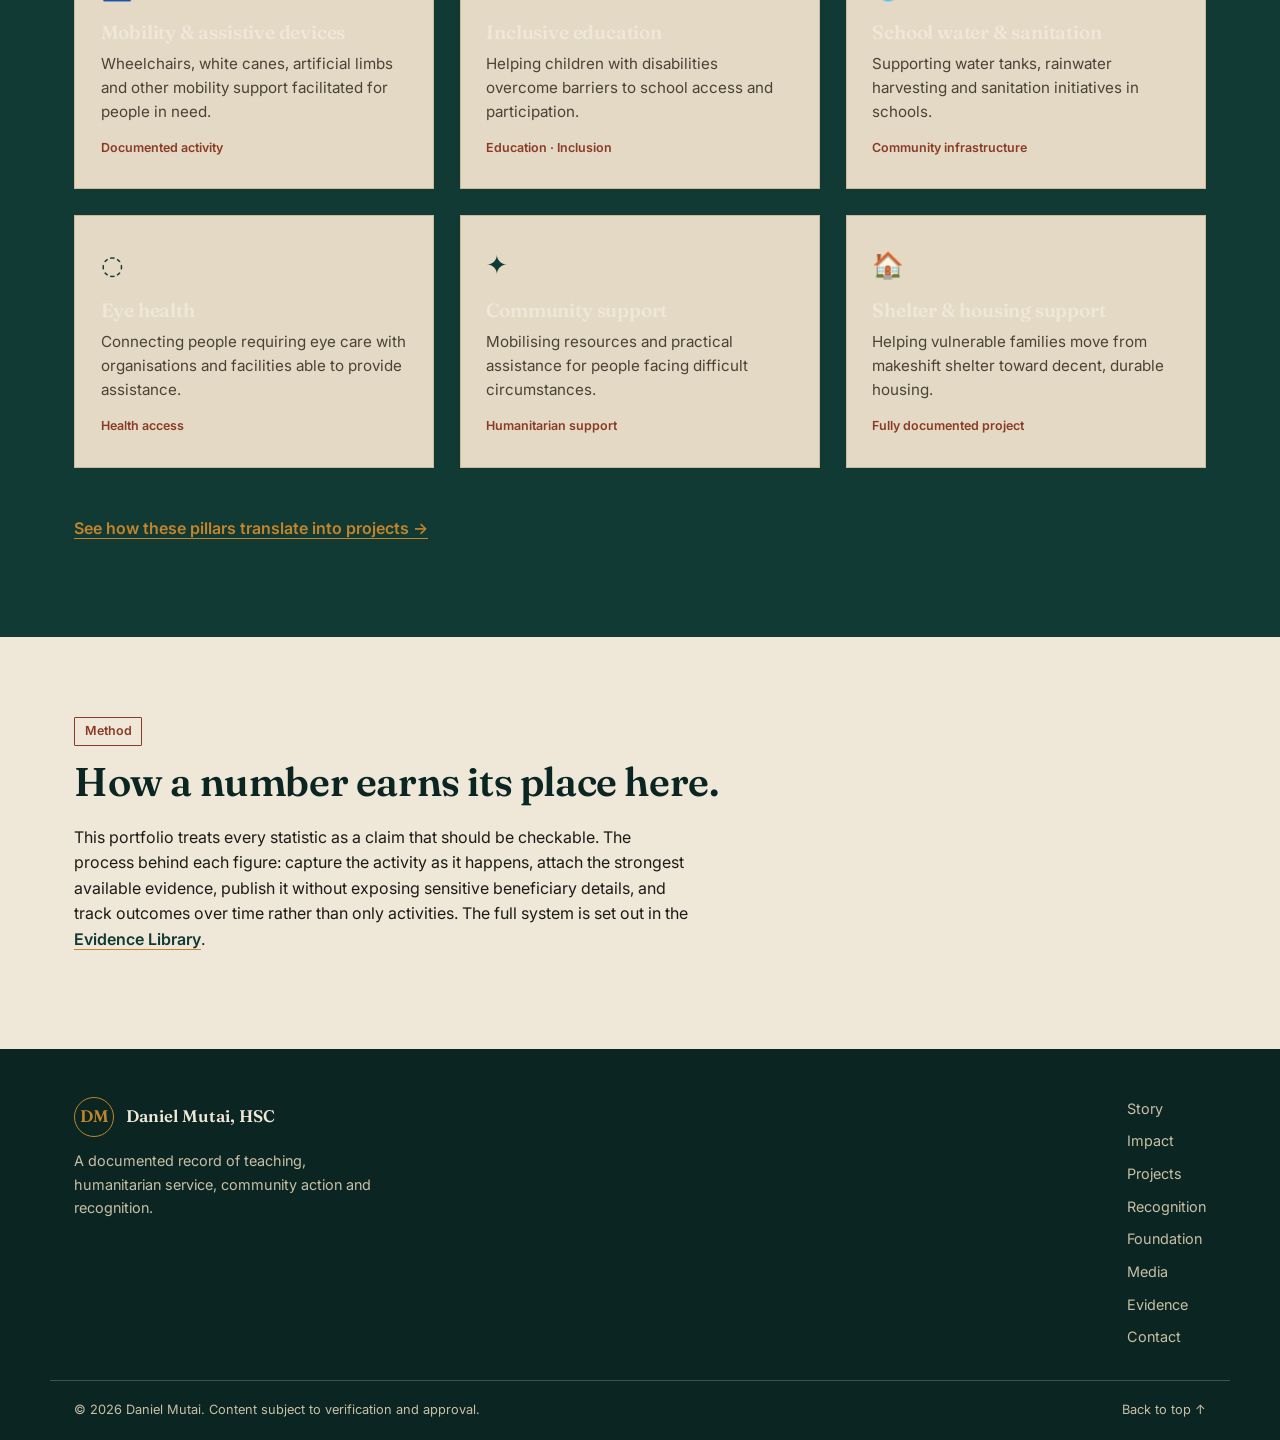
<file: pages/impact.html>
<!doctype html>
<html lang="en">
<head>
  <meta charset="utf-8">
  <meta name="viewport" content="width=device-width, initial-scale=1">
  <meta name="description" content="The impact record of Daniel Mutai, HSC — 18+ years of documented humanitarian service across mobility, education, health and community support in Kenya.">
  <meta name="theme-color" content="#123A34">
  <link rel="canonical" href="impact.html">
  <title>Impact | Daniel Mutai, HSC</title>
  <link rel="stylesheet" href="../styles.css">
</head>
<body>
  <a class="skip-link" href="#main">Skip to content</a>
  <header class="site-header" id="top">
    <div class="container nav-wrap">
      <a class="brand" href="../index.html" aria-label="Daniel Mutai, HSC — home">
        <span class="brand-mark">DM</span>
        <span class="brand-text"><strong>Daniel Mutai, HSC</strong><small>Service to Humanity</small></span>
      </a>
      <button class="menu-toggle" aria-expanded="false" aria-controls="site-nav" aria-label="Open navigation">☰</button>
      <nav id="site-nav" class="site-nav">
        <a href="story.html">Story</a>
        <a href="impact.html">Impact</a>
        <a href="projects.html">Projects</a>
        <a href="recognition.html">Recognition</a>
        <a href="foundation.html">Foundation</a>
        <a href="media.html">Media</a>
        <a href="evidence.html">Evidence</a>
        <a href="contact.html">Contact</a>
      </nav>
    </div>
  </header>

  <main id="main">
    <section class="page-header">
      <div class="container">
        <p class="breadcrumb"><a href="../index.html">Home</a> / Impact</p>
        <p class="tag">The impact passport</p>
        <h1>Service measured in human outcomes.</h1>
        <p style="max-width:60ch;color:#C9BFA6;">Verified figures will be expanded as certificates, project reports and delivery evidence are catalogued in the <a class="text-link" style="color:var(--gold);border-color:var(--gold);" href="evidence.html">Evidence Library</a>.</p>
      </div>
    </section>

    <section class="passport" aria-label="Impact summary">
      <div class="container passport-grid">
        <div><strong data-count="18" data-suffix="+">0+</strong><span>Years of humanitarian service</span></div>
        <div><strong>Kenya</strong><span>Multiple regions reached</span></div>
        <div><strong data-count="400" data-suffix=" km">0 km</strong><span>Longest reported journey</span></div>
        <div><strong>2023</strong><span>Teacher of the Year</span></div>
        <div><strong>HSC</strong><span>National honour</span></div>
      </div>
    </section>

    <section class="section">
      <div class="container">
        <p class="tag">Documented milestones</p>
        <h2>Key indicators behind the headline numbers.</h2>
        <div class="card-grid mt-lg">
          <article class="pillar-card">
            <span class="count" style="font-family:var(--serif);font-size:2rem;color:var(--pine);display:block;">18+</span>
            <h3>Years of humanitarian activity</h3>
            <p>Long-term service beyond formal teaching duties, dating from Daniel's first documented act of philanthropy in 2007.</p>
          </article>
          <article class="pillar-card">
            <span class="count" style="font-family:var(--serif);font-size:2rem;color:var(--pine);display:block;">400 km</span>
            <h3>Longest reported delivery journey</h3>
            <p>A journey to support a pupil in Turkana North — cited as an example of the logistical distance the work can involve.</p>
          </article>
          <article class="pillar-card">
            <span class="count" style="font-family:var(--serif);font-size:2rem;color:var(--pine);display:block;">2007</span>
            <h3>Early documented philanthropy</h3>
            <p>Supporting classmates and mobilising help for a fellow student, ahead of the wheelchair intervention that followed.</p>
          </article>
          <article class="pillar-card">
            <span class="count" style="font-family:var(--serif);font-size:2rem;color:var(--pine);display:block;">2023</span>
            <h3>Teacher of the Year</h3>
            <p>Recognised by the Kenya National Union of Teachers for philanthropic work alongside teaching duties.</p>
          </article>
        </div>
      </div>
    </section>

    <section class="section dark-section">
      <div class="container">
        <p class="tag tag-light">Five pillars</p>
        <h2>Where the impact is concentrated.</h2>
        <div class="card-grid mt-lg">
          <article class="pillar-card">
            <div class="icon">♿</div>
            <h3>Mobility &amp; assistive devices</h3>
            <p>Wheelchairs, white canes, artificial limbs and other mobility support facilitated for people in need.</p>
            <span class="status">Documented activity</span>
          </article>
          <article class="pillar-card">
            <div class="icon">◉</div>
            <h3>Inclusive education</h3>
            <p>Helping children with disabilities overcome barriers to school access and participation.</p>
            <span class="status">Education · Inclusion</span>
          </article>
          <article class="pillar-card">
            <div class="icon">💧</div>
            <h3>School water &amp; sanitation</h3>
            <p>Supporting water tanks, rainwater harvesting and sanitation initiatives in schools.</p>
            <span class="status">Community infrastructure</span>
          </article>
          <article class="pillar-card">
            <div class="icon">◌</div>
            <h3>Eye health</h3>
            <p>Connecting people requiring eye care with organisations and facilities able to provide assistance.</p>
            <span class="status">Health access</span>
          </article>
          <article class="pillar-card">
            <div class="icon">✦</div>
            <h3>Community support</h3>
            <p>Mobilising resources and practical assistance for people facing difficult circumstances.</p>
            <span class="status">Humanitarian support</span>
          </article>
          <article class="pillar-card">
            <div class="icon">🏠</div>
            <h3>Shelter &amp; housing support</h3>
            <p>Helping vulnerable families move from makeshift shelter toward decent, durable housing.</p>
            <span class="status">Fully documented project</span>
          </article>
        </div>
        <p class="mt-lg"><a class="text-link" style="color:var(--gold);border-color:var(--gold);" href="projects.html">See how these pillars translate into projects →</a></p>
      </div>
    </section>

    <section class="section">
      <div class="container">
        <p class="tag">Method</p>
        <h2>How a number earns its place here.</h2>
        <p>This portfolio treats every statistic as a claim that should be checkable. The process behind each figure: capture the activity as it happens, attach the strongest available evidence, publish it without exposing sensitive beneficiary details, and track outcomes over time rather than only activities. The full system is set out in the <a class="text-link" href="evidence.html">Evidence Library</a>.</p>
      </div>
    </section>
  </main>

  <footer class="site-footer">
    <div class="container footer-top">
      <div>
        <a class="footer-brand" href="../index.html">
          <span class="brand-mark">DM</span>
          <span class="brand-text"><strong>Daniel Mutai, HSC</strong></span>
        </a>
        <p class="footer-copy">A documented record of teaching, humanitarian service, community action and recognition.</p>
      </div>
      <nav class="footer-links" aria-label="Footer">
        <a href="story.html">Story</a>
        <a href="impact.html">Impact</a>
        <a href="projects.html">Projects</a>
        <a href="recognition.html">Recognition</a>
        <a href="foundation.html">Foundation</a>
        <a href="media.html">Media</a>
        <a href="evidence.html">Evidence</a>
        <a href="contact.html">Contact</a>
      </nav>
    </div>
    <div class="container footer-bottom">
      <span>© <span data-year></span> Daniel Mutai. Content subject to verification and approval.</span>
      <a href="#top">Back to top ↑</a>
    </div>
  </footer>
  <script src="../script.js"></script>
</body>
</html>
</file>
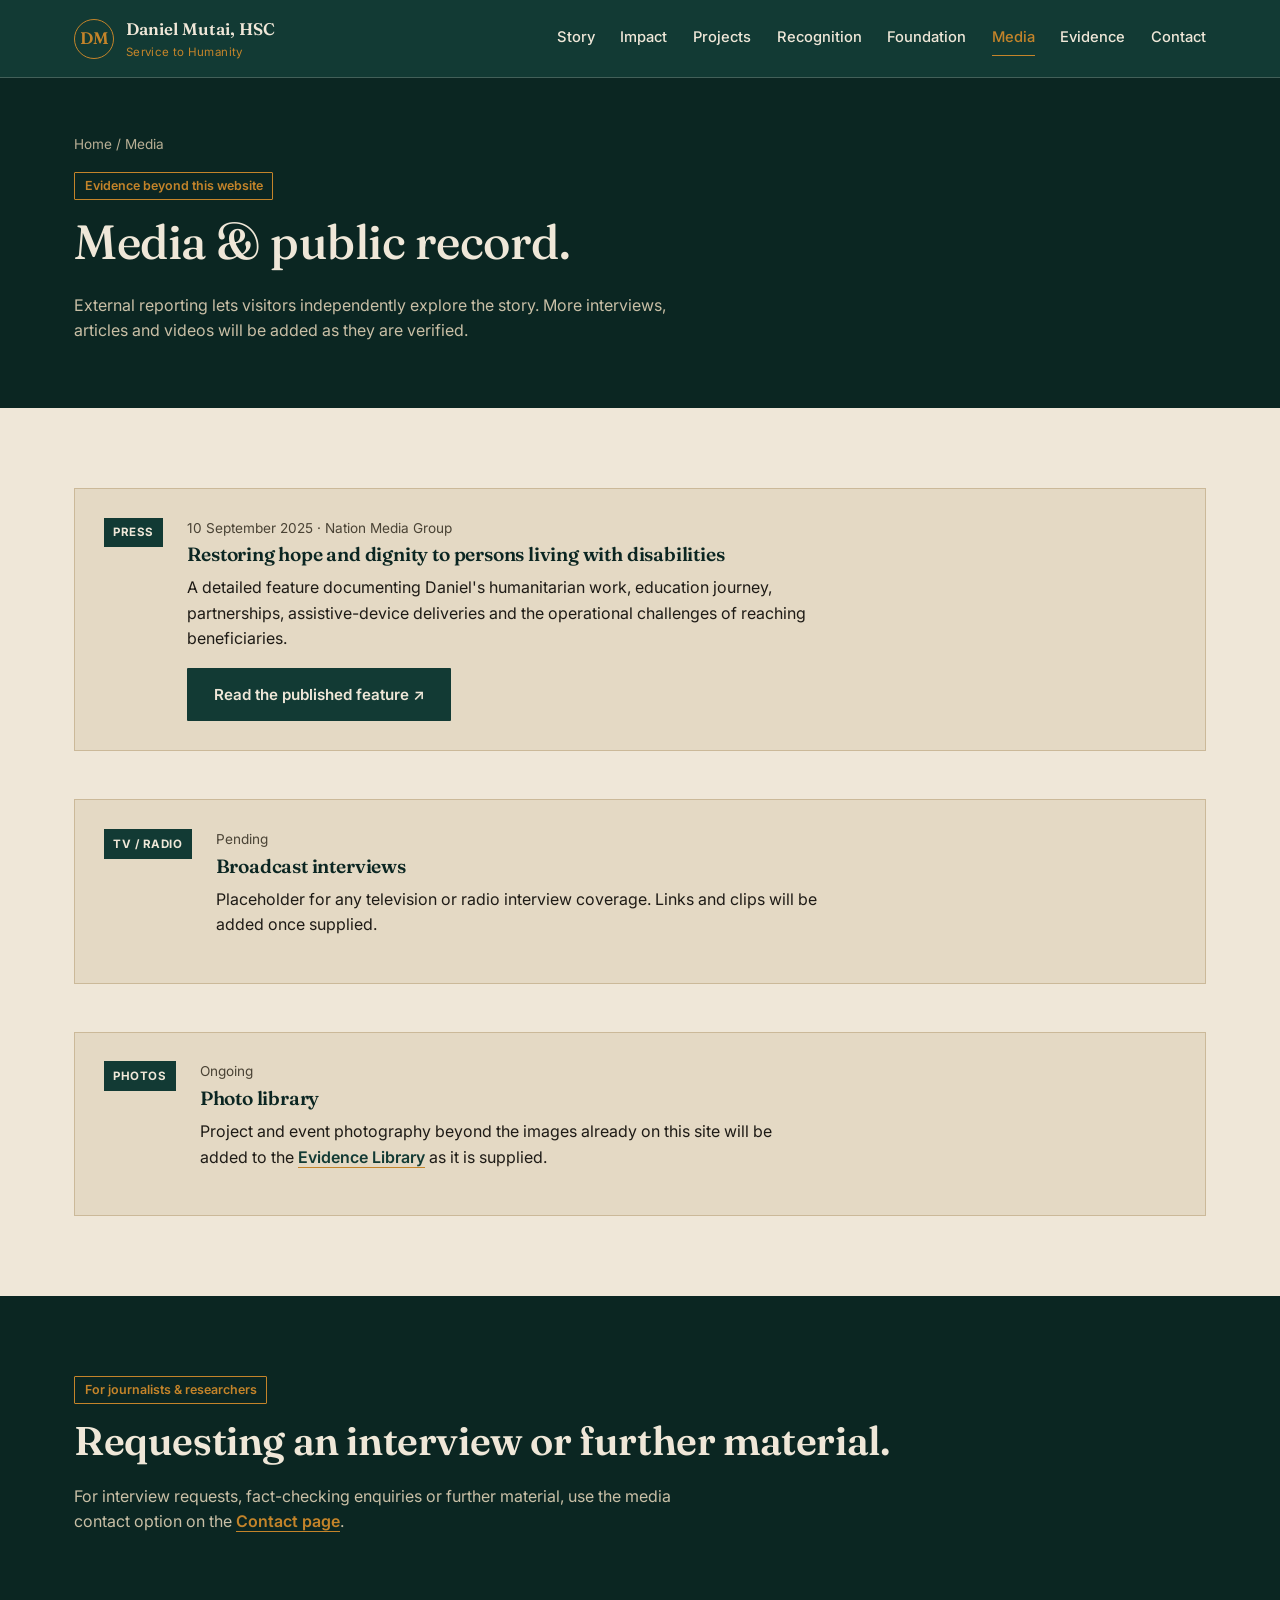
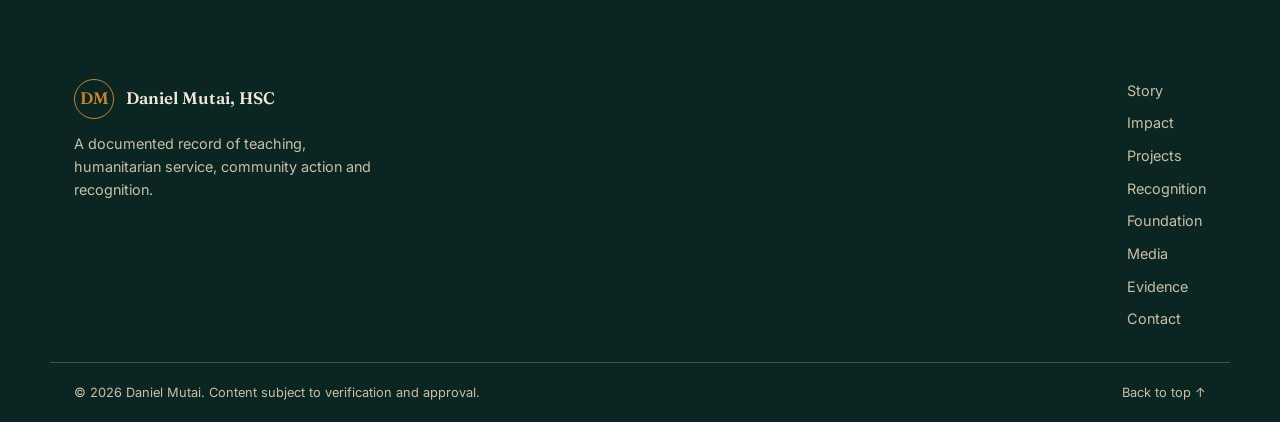
<file: pages/media.html>
<!doctype html>
<html lang="en">
<head>
  <meta charset="utf-8">
  <meta name="viewport" content="width=device-width, initial-scale=1">
  <meta name="description" content="Media coverage and press for Daniel Mutai, HSC, including the Nation Media Group feature on his humanitarian work.">
  <meta name="theme-color" content="#123A34">
  <link rel="canonical" href="media.html">
  <title>Media | Daniel Mutai, HSC</title>
  <link rel="stylesheet" href="../styles.css">
</head>
<body>
  <a class="skip-link" href="#main">Skip to content</a>
  <header class="site-header" id="top">
    <div class="container nav-wrap">
      <a class="brand" href="../index.html" aria-label="Daniel Mutai, HSC — home">
        <span class="brand-mark">DM</span>
        <span class="brand-text"><strong>Daniel Mutai, HSC</strong><small>Service to Humanity</small></span>
      </a>
      <button class="menu-toggle" aria-expanded="false" aria-controls="site-nav" aria-label="Open navigation">☰</button>
      <nav id="site-nav" class="site-nav">
        <a href="story.html">Story</a>
        <a href="impact.html">Impact</a>
        <a href="projects.html">Projects</a>
        <a href="recognition.html">Recognition</a>
        <a href="foundation.html">Foundation</a>
        <a href="media.html">Media</a>
        <a href="evidence.html">Evidence</a>
        <a href="contact.html">Contact</a>
      </nav>
    </div>
  </header>

  <main id="main">
    <section class="page-header">
      <div class="container">
        <p class="breadcrumb"><a href="../index.html">Home</a> / Media</p>
        <p class="tag">Evidence beyond this website</p>
        <h1>Media &amp; public record.</h1>
        <p style="max-width:60ch;color:#C9BFA6;">External reporting lets visitors independently explore the story. More interviews, articles and videos will be added as they are verified.</p>
      </div>
    </section>

    <section class="section">
      <div class="container">
        <div class="media-card">
          <div class="media-badge">PRESS</div>
          <div>
            <p class="media-date">10 September 2025 · Nation Media Group</p>
            <h3>Restoring hope and dignity to persons living with disabilities</h3>
            <p>A detailed feature documenting Daniel's humanitarian work, education journey, partnerships, assistive-device deliveries and the operational challenges of reaching beneficiaries.</p>
            <a class="button button-dark" href="https://nation.africa/kenya/health/restoring-hope-and-dignity-to-persons-living-with-disabilities-5186682" target="_blank" rel="noopener noreferrer">Read the published feature ↗</a>
          </div>
        </div>

        <div class="media-card mt-lg">
          <div class="media-badge">TV / RADIO</div>
          <div>
            <p class="media-date">Pending</p>
            <h3>Broadcast interviews</h3>
            <p>Placeholder for any television or radio interview coverage. Links and clips will be added once supplied.</p>
          </div>
        </div>

        <div class="media-card mt-lg">
          <div class="media-badge">PHOTOS</div>
          <div>
            <p class="media-date">Ongoing</p>
            <h3>Photo library</h3>
            <p>Project and event photography beyond the images already on this site will be added to the <a class="text-link" href="evidence.html">Evidence Library</a> as it is supplied.</p>
          </div>
        </div>
      </div>
    </section>

    <section class="section deep-section">
      <div class="container">
        <p class="tag tag-light">For journalists &amp; researchers</p>
        <h2>Requesting an interview or further material.</h2>
        <p style="max-width:60ch;color:#C9BFA6;">For interview requests, fact-checking enquiries or further material, use the media contact option on the <a class="text-link" style="color:var(--gold);border-color:var(--gold);" href="contact.html">Contact page</a>.</p>
      </div>
    </section>
  </main>

  <footer class="site-footer">
    <div class="container footer-top">
      <div>
        <a class="footer-brand" href="../index.html">
          <span class="brand-mark">DM</span>
          <span class="brand-text"><strong>Daniel Mutai, HSC</strong></span>
        </a>
        <p class="footer-copy">A documented record of teaching, humanitarian service, community action and recognition.</p>
      </div>
      <nav class="footer-links" aria-label="Footer">
        <a href="story.html">Story</a>
        <a href="impact.html">Impact</a>
        <a href="projects.html">Projects</a>
        <a href="recognition.html">Recognition</a>
        <a href="foundation.html">Foundation</a>
        <a href="media.html">Media</a>
        <a href="evidence.html">Evidence</a>
        <a href="contact.html">Contact</a>
      </nav>
    </div>
    <div class="container footer-bottom">
      <span>© <span data-year></span> Daniel Mutai. Content subject to verification and approval.</span>
      <a href="#top">Back to top ↑</a>
    </div>
  </footer>
  <script src="../script.js"></script>
</body>
</html>
</file>
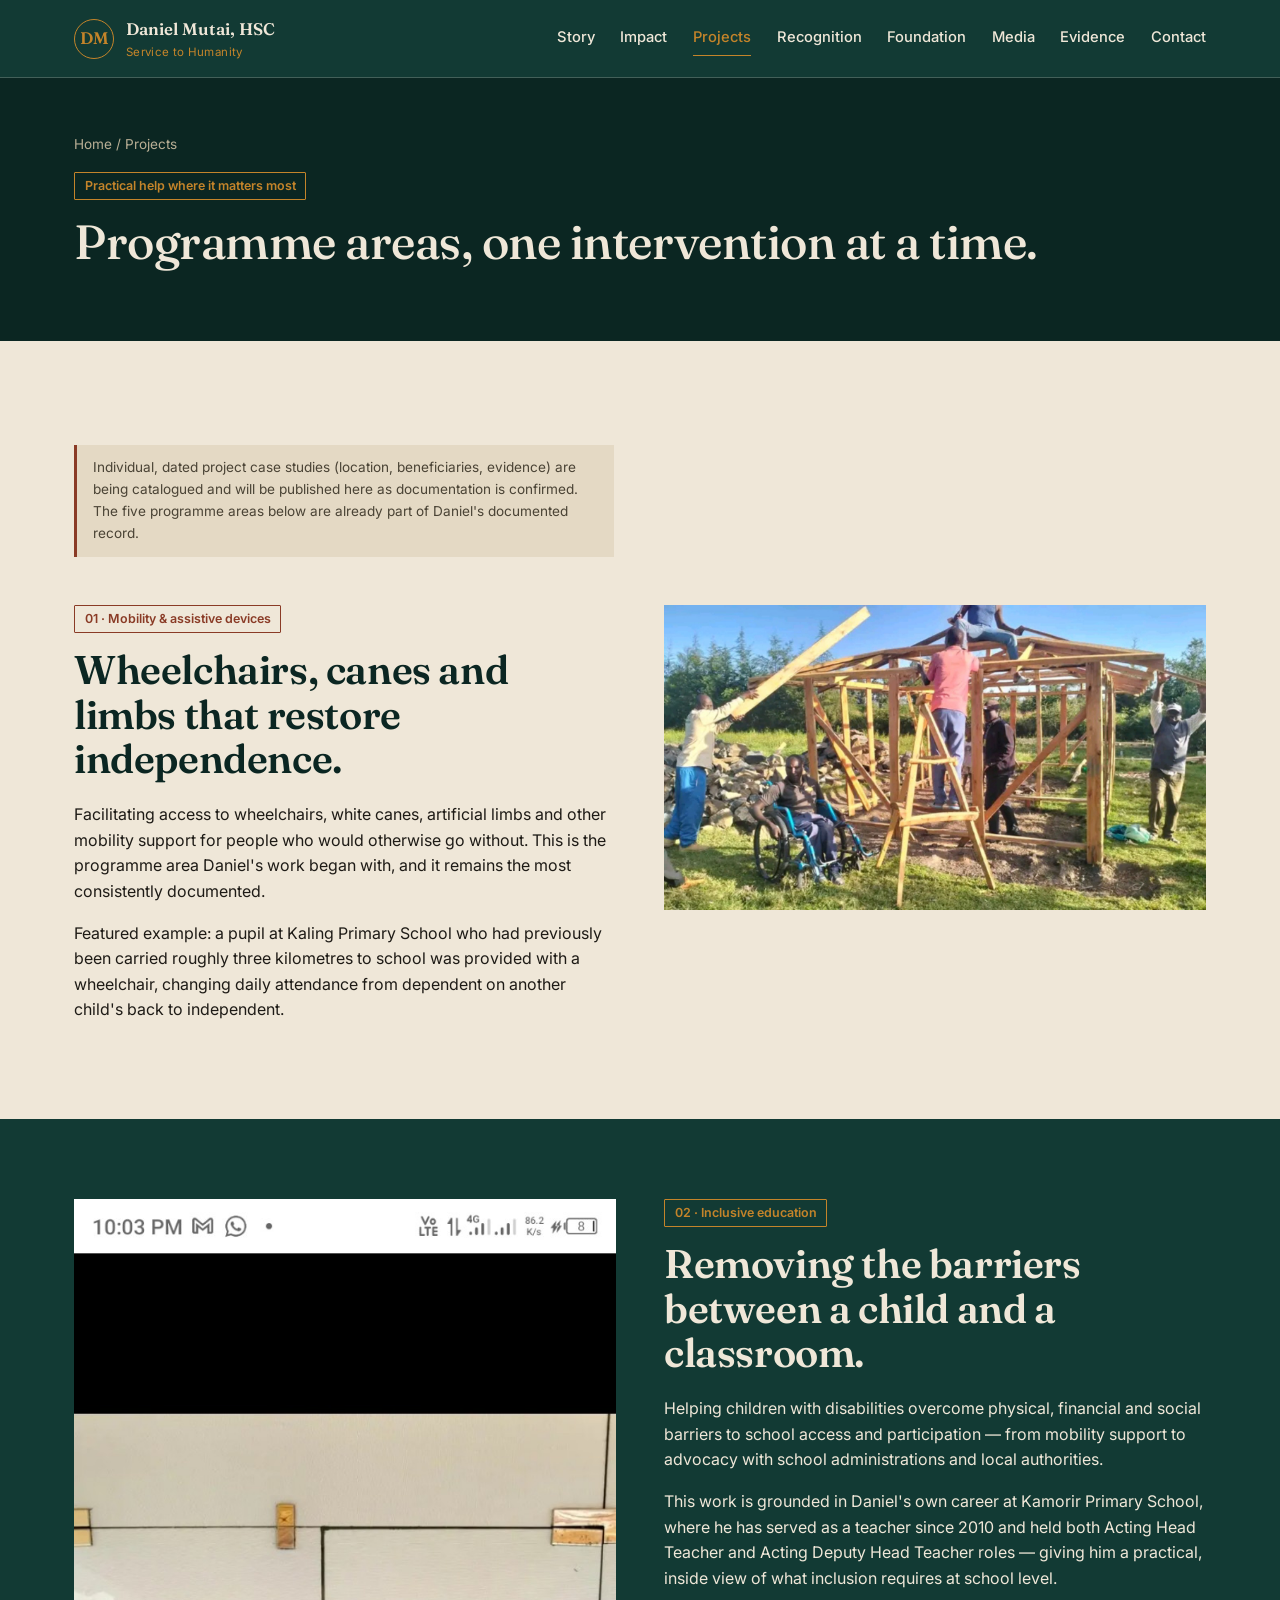
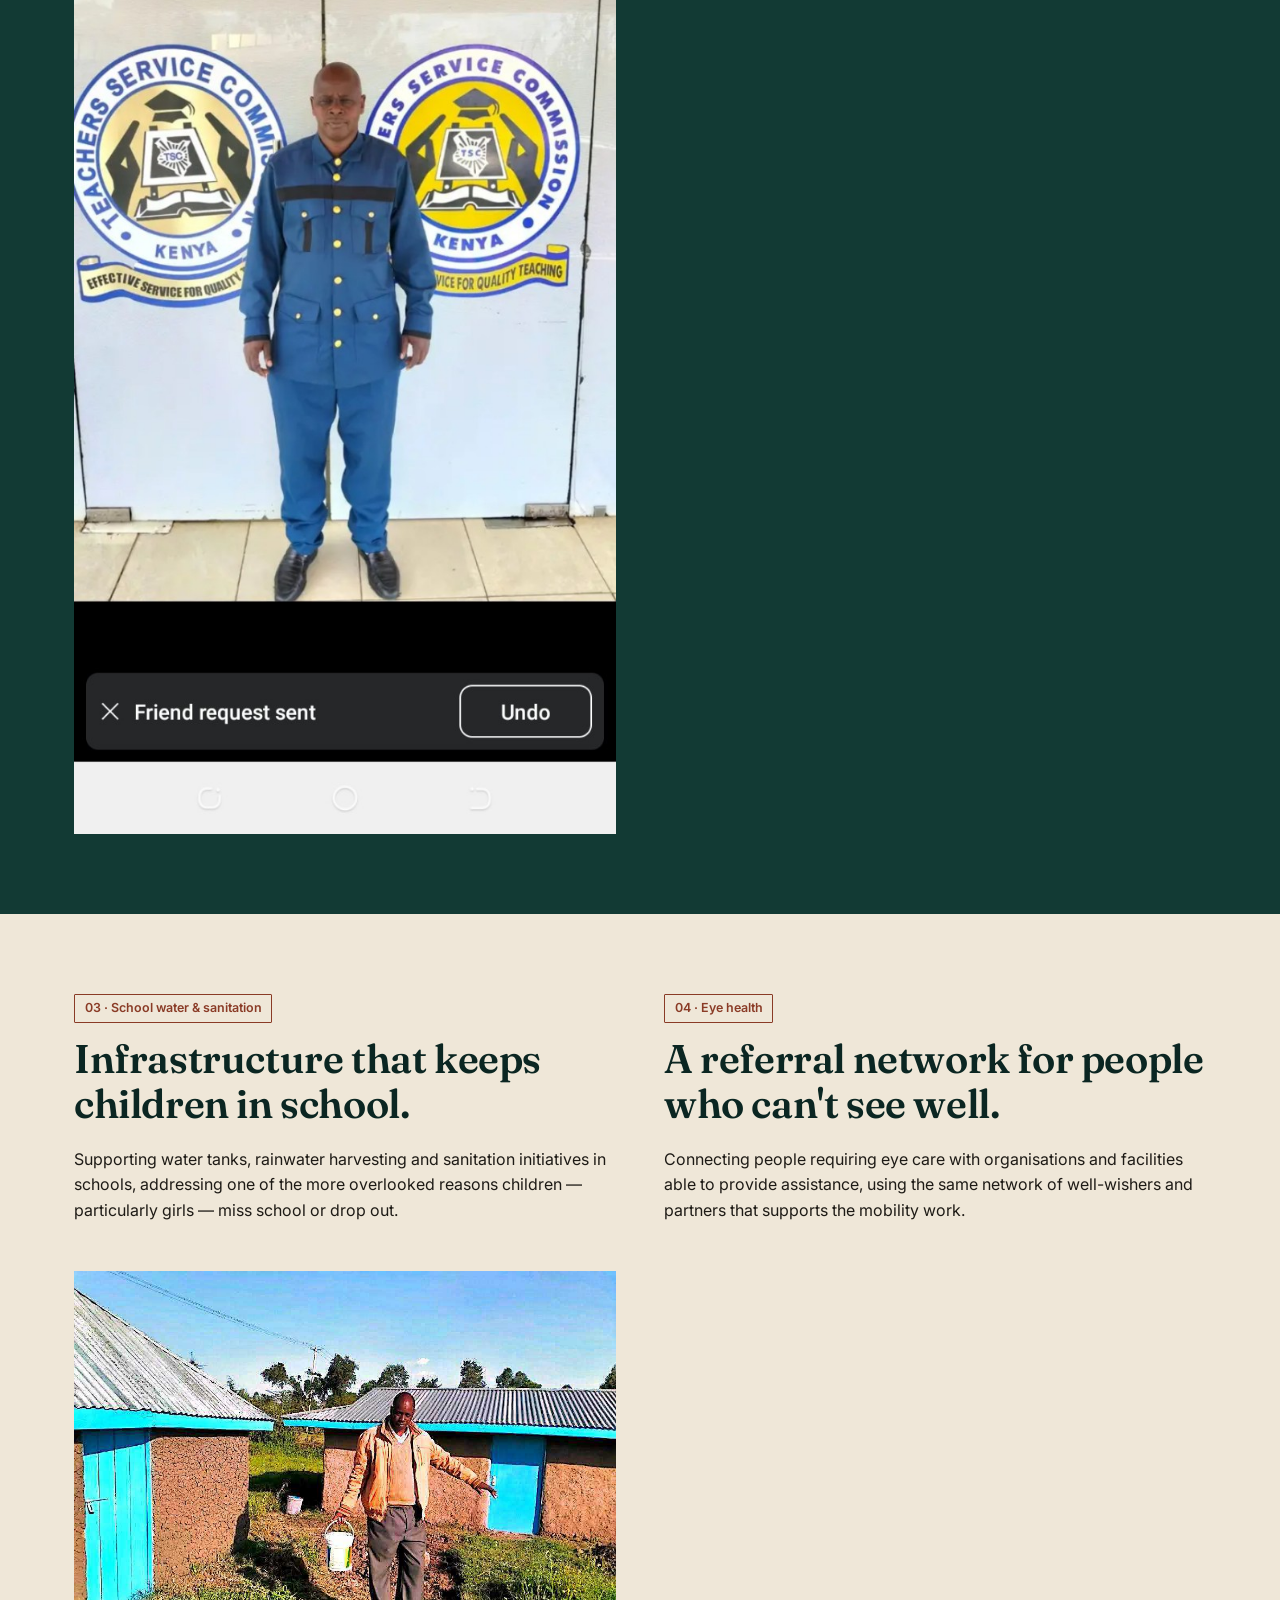
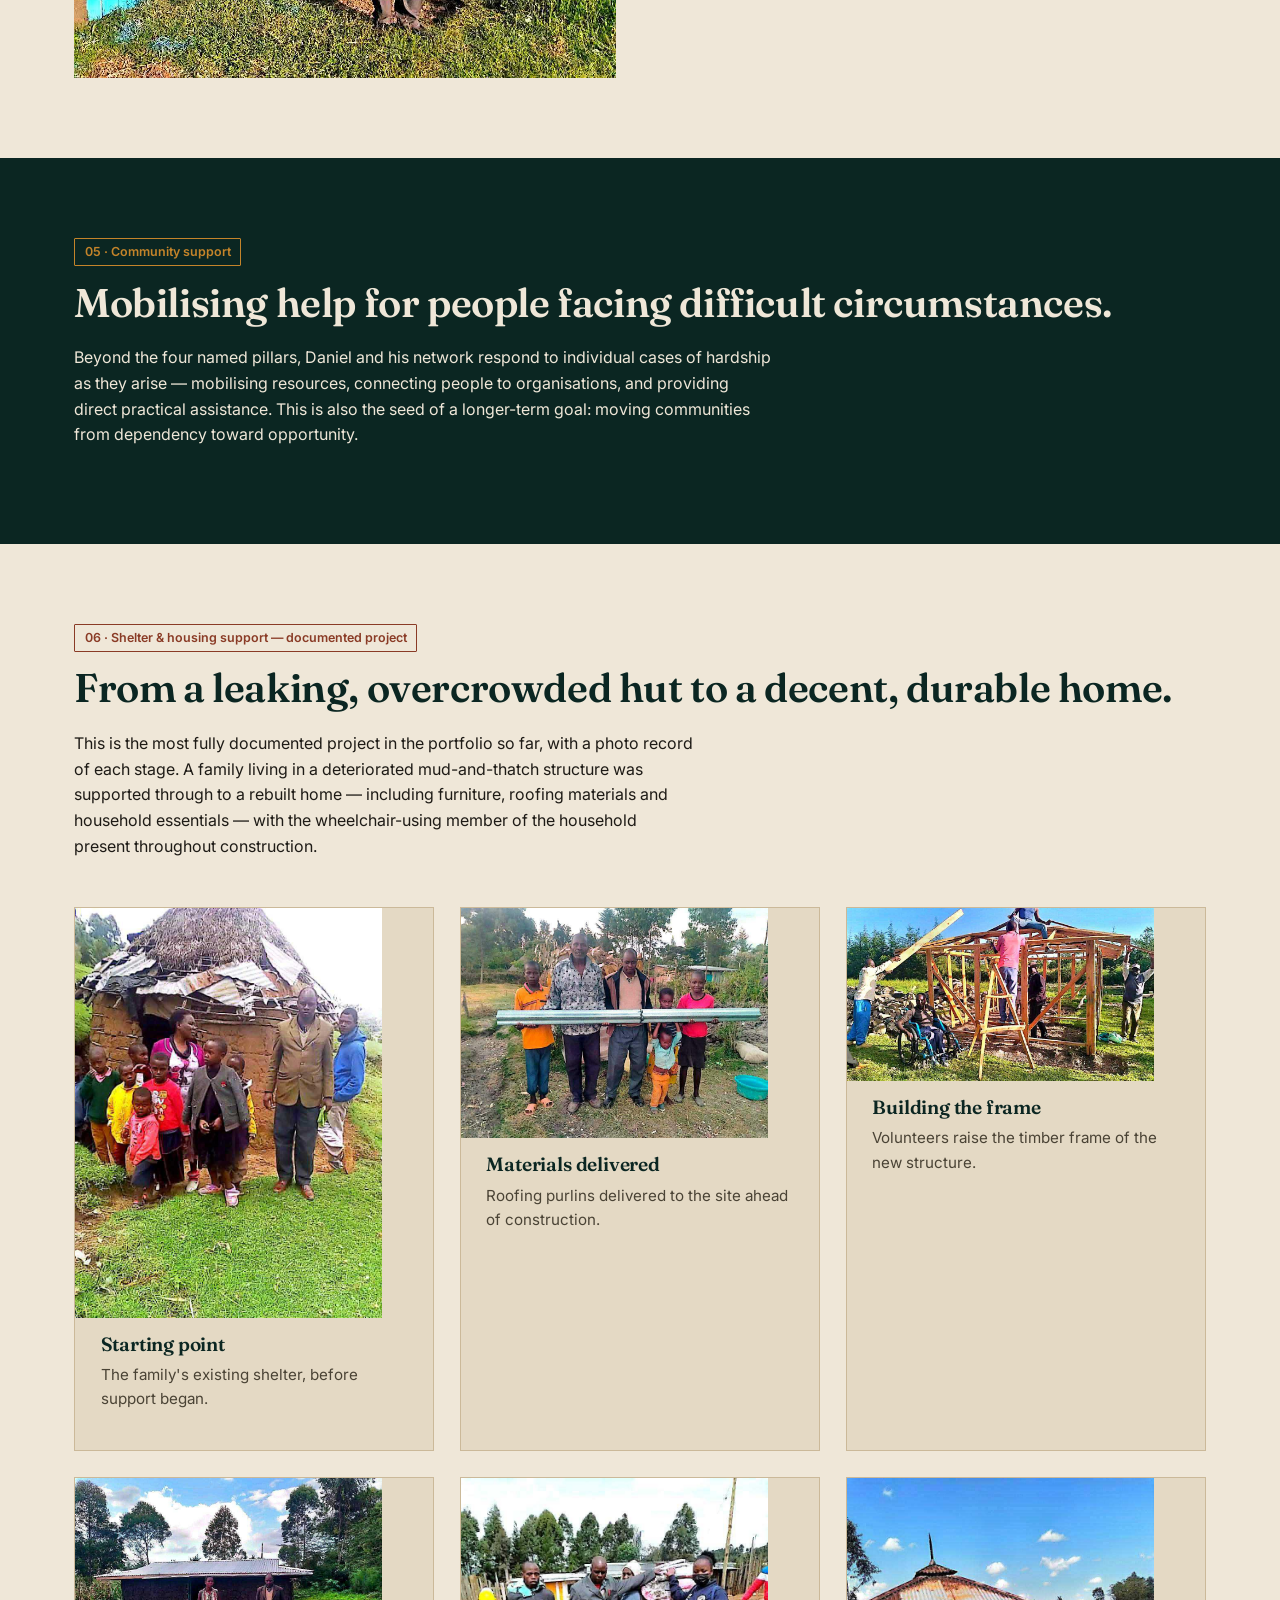
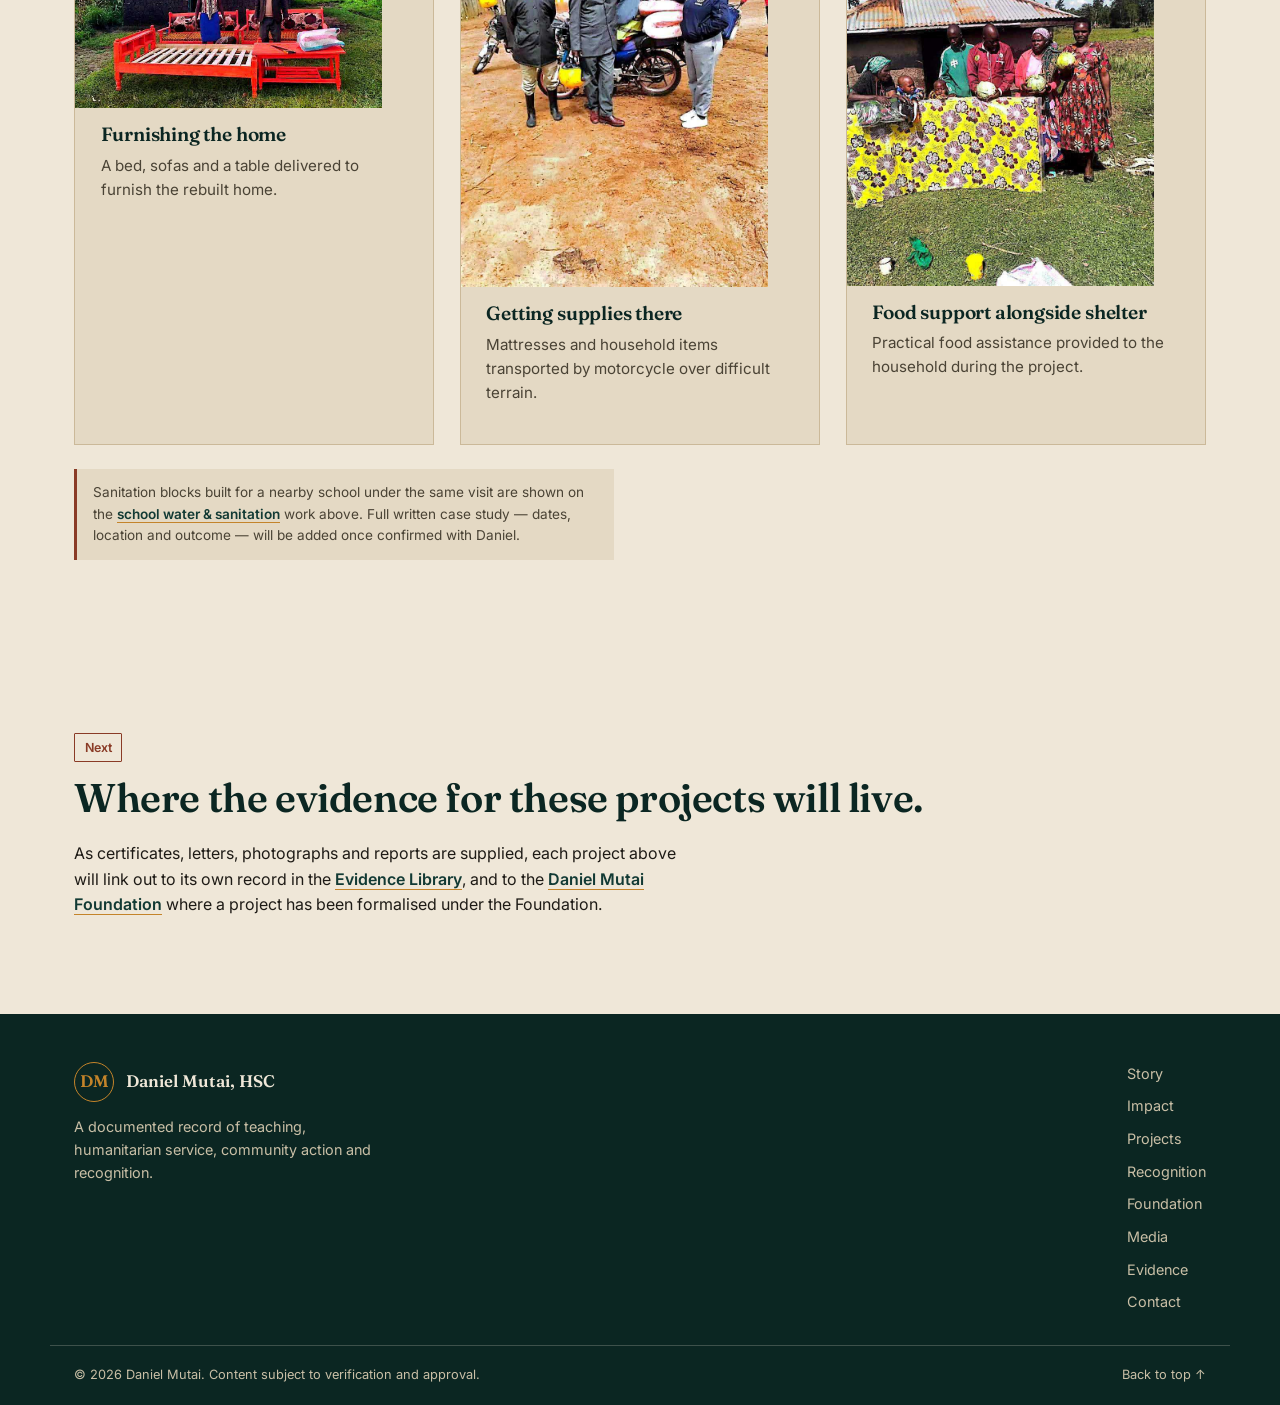
<file: pages/projects.html>
<!doctype html>
<html lang="en">
<head>
  <meta charset="utf-8">
  <meta name="viewport" content="width=device-width, initial-scale=1">
  <meta name="description" content="Projects led or supported by Daniel Mutai, HSC across mobility, inclusive education, school water and sanitation, eye health and community support.">
  <meta name="theme-color" content="#123A34">
  <link rel="canonical" href="projects.html">
  <title>Projects | Daniel Mutai, HSC</title>
  <link rel="stylesheet" href="../styles.css">
</head>
<body>
  <a class="skip-link" href="#main">Skip to content</a>
  <header class="site-header" id="top">
    <div class="container nav-wrap">
      <a class="brand" href="../index.html" aria-label="Daniel Mutai, HSC — home">
        <span class="brand-mark">DM</span>
        <span class="brand-text"><strong>Daniel Mutai, HSC</strong><small>Service to Humanity</small></span>
      </a>
      <button class="menu-toggle" aria-expanded="false" aria-controls="site-nav" aria-label="Open navigation">☰</button>
      <nav id="site-nav" class="site-nav">
        <a href="story.html">Story</a>
        <a href="impact.html">Impact</a>
        <a href="projects.html">Projects</a>
        <a href="recognition.html">Recognition</a>
        <a href="foundation.html">Foundation</a>
        <a href="media.html">Media</a>
        <a href="evidence.html">Evidence</a>
        <a href="contact.html">Contact</a>
      </nav>
    </div>
  </header>

  <main id="main">
    <section class="page-header">
      <div class="container">
        <p class="breadcrumb"><a href="../index.html">Home</a> / Projects</p>
        <p class="tag">Practical help where it matters most</p>
        <h1>Programme areas, one intervention at a time.</h1>
      </div>
    </section>

    <section class="section">
      <div class="container">
        <p class="note">Individual, dated project case studies (location, beneficiaries, evidence) are being catalogued and will be published here as documentation is confirmed. The five programme areas below are already part of Daniel's documented record.</p>

        <div class="two-col mt-lg">
          <div>
            <p class="tag">01 · Mobility &amp; assistive devices</p>
            <h2>Wheelchairs, canes and limbs that restore independence.</h2>
            <p>Facilitating access to wheelchairs, white canes, artificial limbs and other mobility support for people who would otherwise go without. This is the programme area Daniel's work began with, and it remains the most consistently documented.</p>
            <p>Featured example: a pupil at Kaling Primary School who had previously been carried roughly three kilometres to school was provided with a wheelchair, changing daily attendance from dependent on another child's back to independent.</p>
          </div>
          <div class="portrait-frame">
            <img src="../assets/images/hero-community.jpg" alt="Community members supporting a wheelchair user">
          </div>
        </div>
      </div>
    </section>

    <section class="section dark-section">
      <div class="container">
        <div class="two-col">
          <div class="portrait-frame">
            <img src="../assets/images/daniel-tsc.jpg" alt="Daniel Mutai in Teachers Service Commission setting">
          </div>
          <div>
            <p class="tag tag-light">02 · Inclusive education</p>
            <h2>Removing the barriers between a child and a classroom.</h2>
            <p>Helping children with disabilities overcome physical, financial and social barriers to school access and participation — from mobility support to advocacy with school administrations and local authorities.</p>
            <p>This work is grounded in Daniel's own career at Kamorir Primary School, where he has served as a teacher since 2010 and held both Acting Head Teacher and Acting Deputy Head Teacher roles — giving him a practical, inside view of what inclusion requires at school level.</p>
          </div>
        </div>
      </div>
    </section>

    <section class="section" id="water-sanitation">
      <div class="container">
        <div class="two-col">
          <div>
            <p class="tag">03 · School water &amp; sanitation</p>
            <h2>Infrastructure that keeps children in school.</h2>
            <p>Supporting water tanks, rainwater harvesting and sanitation initiatives in schools, addressing one of the more overlooked reasons children — particularly girls — miss school or drop out.</p>
            <div class="portrait-frame mt-lg">
              <img src="../projects/shelter-housing/housing-sanitation-blocks.jpg" alt="Newly built school sanitation blocks with blue doors">
            </div>
          </div>
          <div>
            <p class="tag">04 · Eye health</p>
            <h2>A referral network for people who can't see well.</h2>
            <p>Connecting people requiring eye care with organisations and facilities able to provide assistance, using the same network of well-wishers and partners that supports the mobility work.</p>
          </div>
        </div>
      </div>
    </section>

    <section class="section deep-section">
      <div class="container">
        <p class="tag tag-light">05 · Community support</p>
        <h2>Mobilising help for people facing difficult circumstances.</h2>
        <p style="max-width:70ch;">Beyond the four named pillars, Daniel and his network respond to individual cases of hardship as they arise — mobilising resources, connecting people to organisations, and providing direct practical assistance. This is also the seed of a longer-term goal: moving communities from dependency toward opportunity.</p>
      </div>
    </section>

    <section class="section" id="shelter-housing">
      <div class="container">
        <p class="tag">06 · Shelter &amp; housing support — documented project</p>
        <h2>From a leaking, overcrowded hut to a decent, durable home.</h2>
        <p>This is the most fully documented project in the portfolio so far, with a photo record of each stage. A family living in a deteriorated mud-and-thatch structure was supported through to a rebuilt home — including furniture, roofing materials and household essentials — with the wheelchair-using member of the household present throughout construction.</p>

        <div class="card-grid mt-lg">
          <article class="pillar-card">
            <img src="../projects/shelter-housing/housing-family-visit.jpg" alt="Family standing outside their deteriorated mud-and-thatch home" style="margin:-1.8rem -1.6rem 1rem;width:calc(100% + 3.2rem);height:auto;">
            <h3>Starting point</h3>
            <p>The family's existing shelter, before support began.</p>
          </article>
          <article class="pillar-card">
            <img src="../projects/shelter-housing/housing-roofing-materials.jpg" alt="Family holding roofing purlins delivered for the new structure" style="margin:-1.8rem -1.6rem 1rem;width:calc(100% + 3.2rem);height:auto;">
            <h3>Materials delivered</h3>
            <p>Roofing purlins delivered to the site ahead of construction.</p>
          </article>
          <article class="pillar-card">
            <img src="../projects/shelter-housing/housing-construction-wheelchair.jpg" alt="Volunteers building a timber house frame while a wheelchair user looks on" style="margin:-1.8rem -1.6rem 1rem;width:calc(100% + 3.2rem);height:auto;">
            <h3>Building the frame</h3>
            <p>Volunteers raise the timber frame of the new structure.</p>
          </article>
          <article class="pillar-card">
            <img src="../projects/shelter-housing/housing-furniture-donation.jpg" alt="Couple standing beside newly delivered bed and sofa furniture" style="margin:-1.8rem -1.6rem 1rem;width:calc(100% + 3.2rem);height:auto;">
            <h3>Furnishing the home</h3>
            <p>A bed, sofas and a table delivered to furnish the rebuilt home.</p>
          </article>
          <article class="pillar-card">
            <img src="../projects/shelter-housing/housing-mattress-delivery.jpg" alt="Team delivering mattresses by motorcycle to the community" style="margin:-1.8rem -1.6rem 1rem;width:calc(100% + 3.2rem);height:auto;">
            <h3>Getting supplies there</h3>
            <p>Mattresses and household items transported by motorcycle over difficult terrain.</p>
          </article>
          <article class="pillar-card">
            <img src="../projects/shelter-housing/housing-food-support.jpg" alt="Community members with a family holding vegetables at a market table" style="margin:-1.8rem -1.6rem 1rem;width:calc(100% + 3.2rem);height:auto;">
            <h3>Food support alongside shelter</h3>
            <p>Practical food assistance provided to the household during the project.</p>
          </article>
        </div>
        <p class="note">Sanitation blocks built for a nearby school under the same visit are shown on the <a class="text-link" href="../pages/projects.html#water-sanitation">school water &amp; sanitation</a> work above. Full written case study — dates, location and outcome — will be added once confirmed with Daniel.</p>
      </div>
    </section>

    <section class="section">
      <div class="container">
        <p class="tag">Next</p>
        <h2>Where the evidence for these projects will live.</h2>
        <p>As certificates, letters, photographs and reports are supplied, each project above will link out to its own record in the <a class="text-link" href="evidence.html">Evidence Library</a>, and to the <a class="text-link" href="foundation.html">Daniel Mutai Foundation</a> where a project has been formalised under the Foundation.</p>
      </div>
    </section>
  </main>

  <footer class="site-footer">
    <div class="container footer-top">
      <div>
        <a class="footer-brand" href="../index.html">
          <span class="brand-mark">DM</span>
          <span class="brand-text"><strong>Daniel Mutai, HSC</strong></span>
        </a>
        <p class="footer-copy">A documented record of teaching, humanitarian service, community action and recognition.</p>
      </div>
      <nav class="footer-links" aria-label="Footer">
        <a href="story.html">Story</a>
        <a href="impact.html">Impact</a>
        <a href="projects.html">Projects</a>
        <a href="recognition.html">Recognition</a>
        <a href="foundation.html">Foundation</a>
        <a href="media.html">Media</a>
        <a href="evidence.html">Evidence</a>
        <a href="contact.html">Contact</a>
      </nav>
    </div>
    <div class="container footer-bottom">
      <span>© <span data-year></span> Daniel Mutai. Content subject to verification and approval.</span>
      <a href="#top">Back to top ↑</a>
    </div>
  </footer>
  <script src="../script.js"></script>
</body>
</html>
</file>
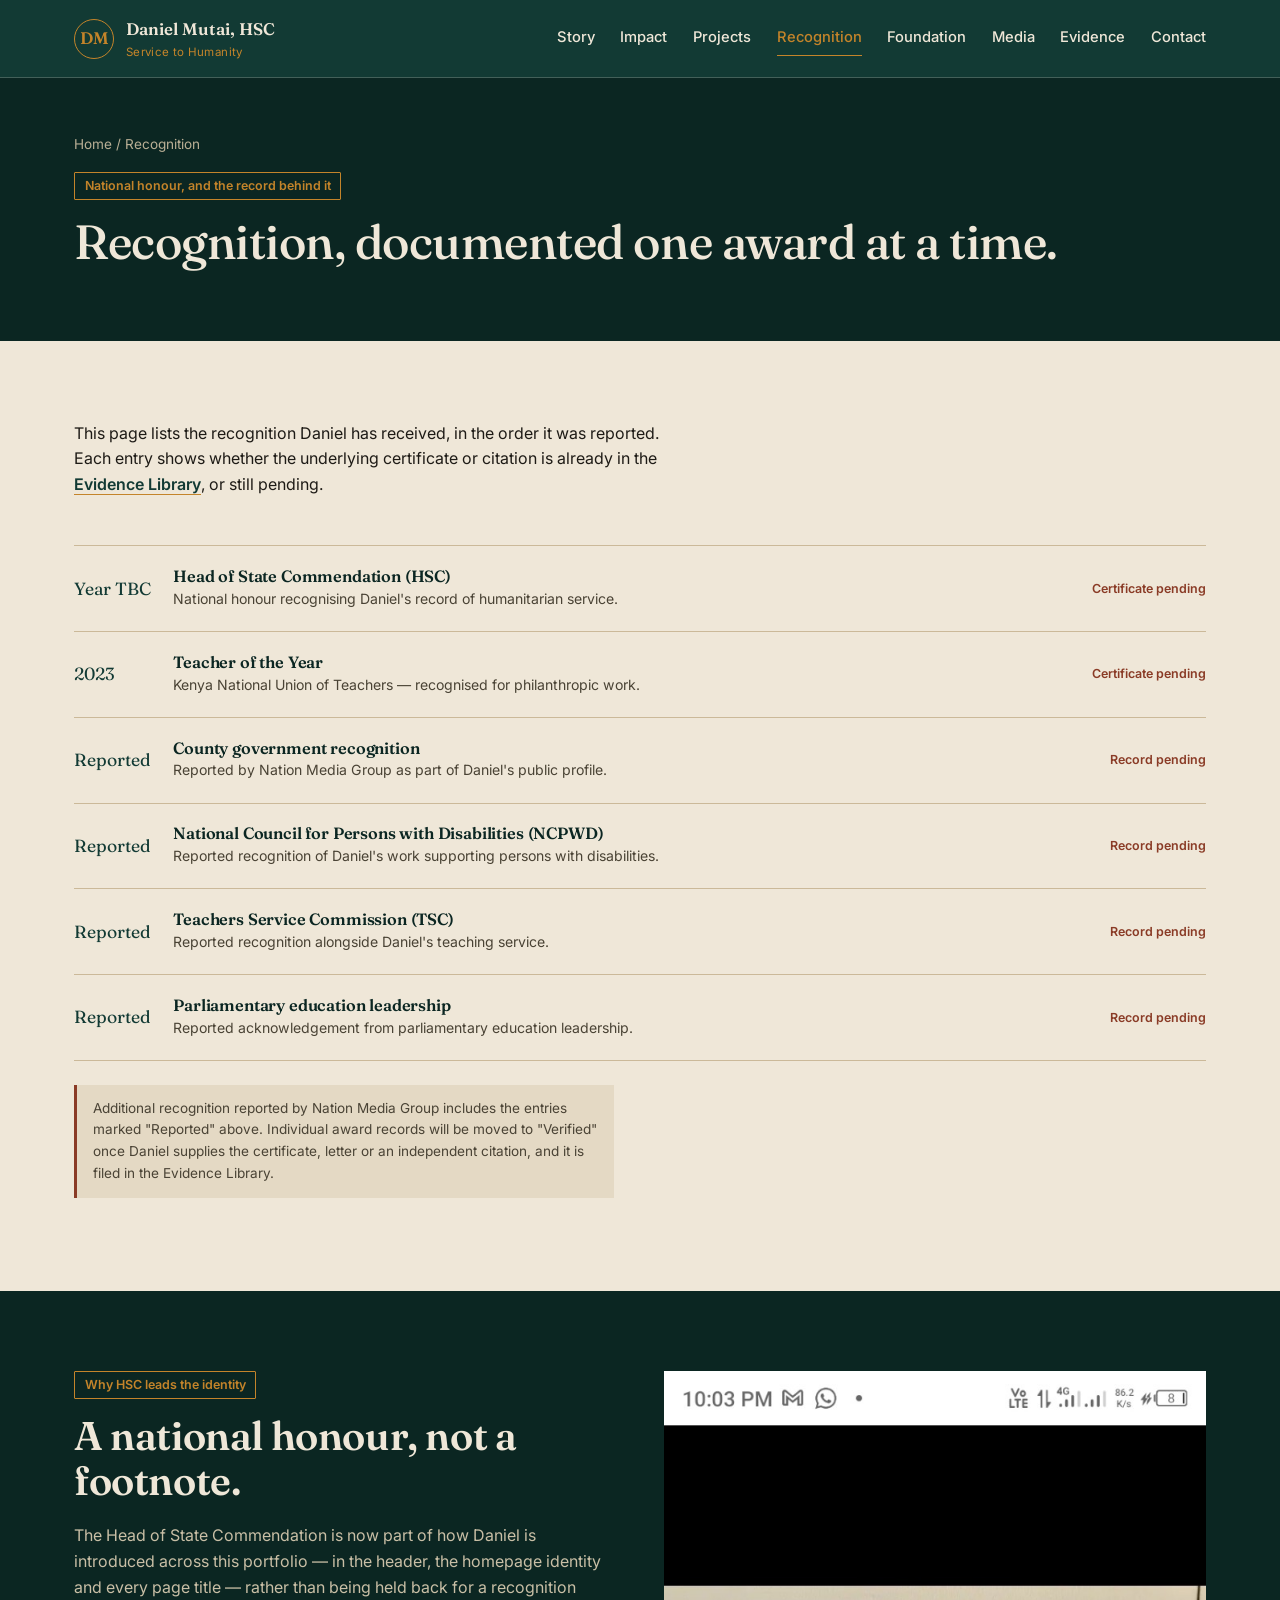
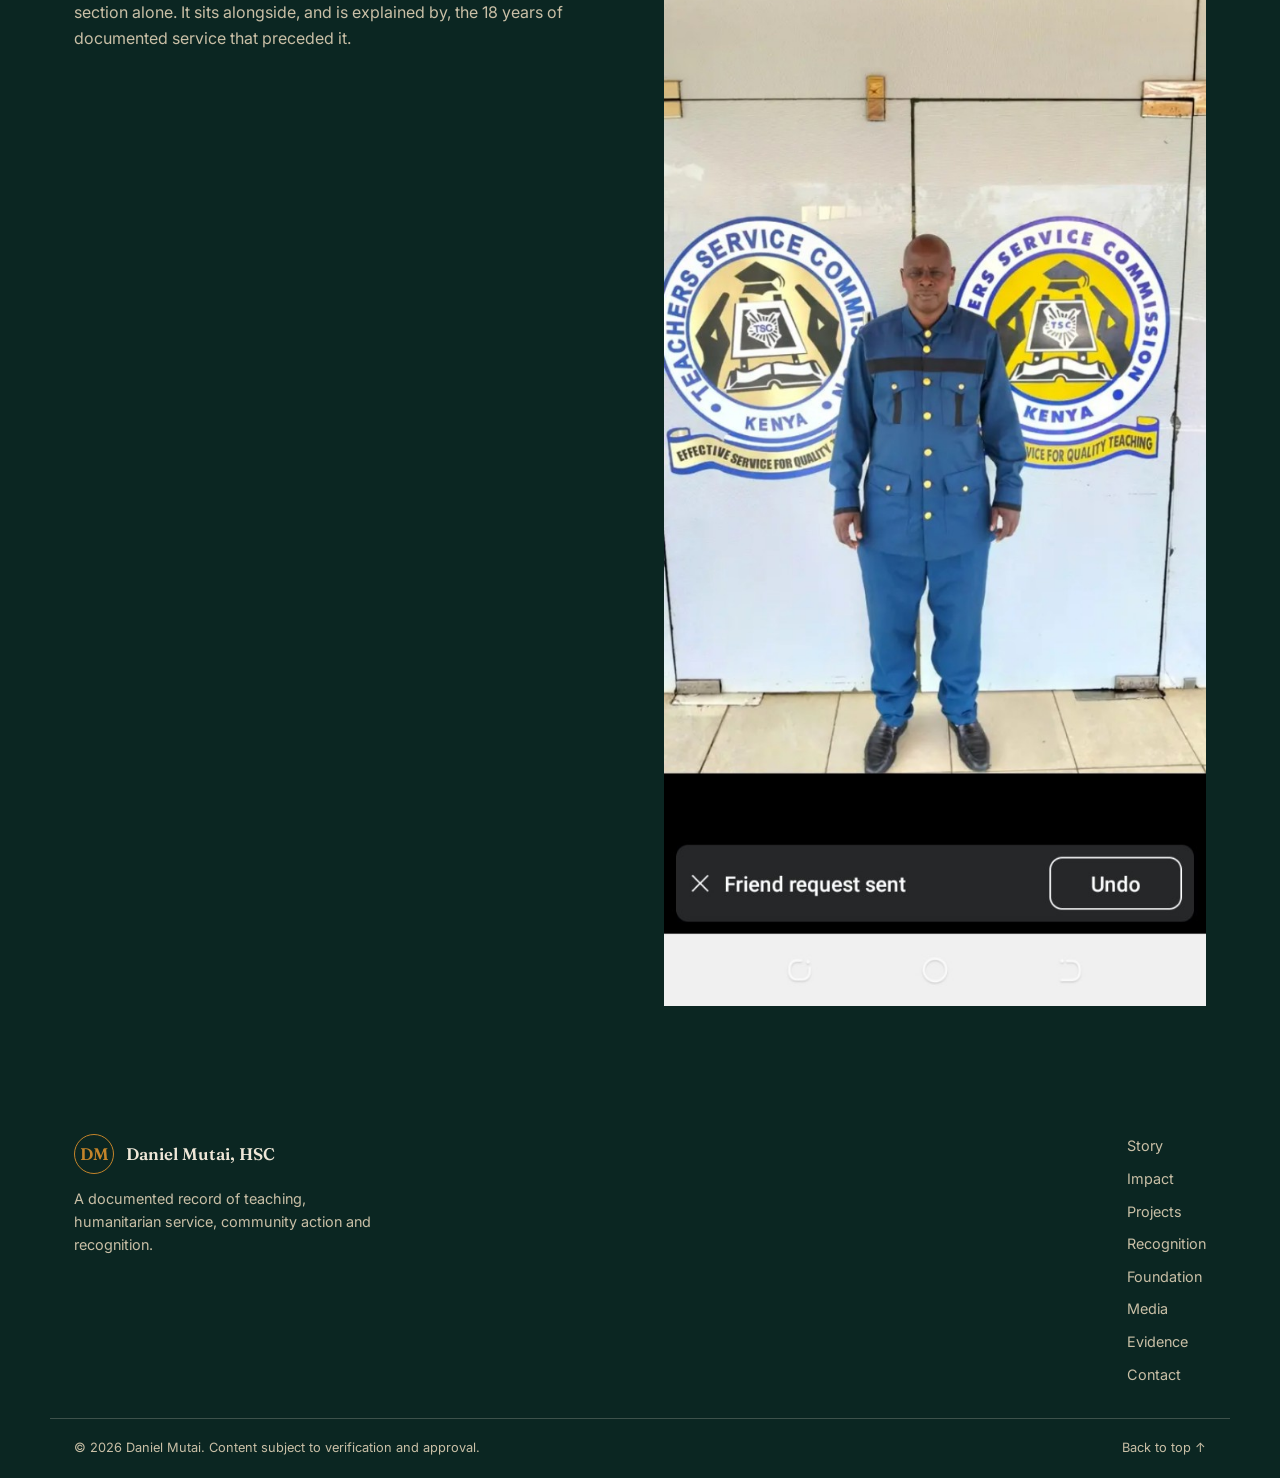
<file: pages/recognition.html>
<!doctype html>
<html lang="en">
<head>
  <meta charset="utf-8">
  <meta name="viewport" content="width=device-width, initial-scale=1">
  <meta name="description" content="The recognition record of Daniel Mutai, HSC — Head of State Commendation, Teacher of the Year, and county, NCPWD and TSC recognition.">
  <meta name="theme-color" content="#123A34">
  <link rel="canonical" href="recognition.html">
  <title>Recognition | Daniel Mutai, HSC</title>
  <link rel="stylesheet" href="../styles.css">
</head>
<body>
  <a class="skip-link" href="#main">Skip to content</a>
  <header class="site-header" id="top">
    <div class="container nav-wrap">
      <a class="brand" href="../index.html" aria-label="Daniel Mutai, HSC — home">
        <span class="brand-mark">DM</span>
        <span class="brand-text"><strong>Daniel Mutai, HSC</strong><small>Service to Humanity</small></span>
      </a>
      <button class="menu-toggle" aria-expanded="false" aria-controls="site-nav" aria-label="Open navigation">☰</button>
      <nav id="site-nav" class="site-nav">
        <a href="story.html">Story</a>
        <a href="impact.html">Impact</a>
        <a href="projects.html">Projects</a>
        <a href="recognition.html">Recognition</a>
        <a href="foundation.html">Foundation</a>
        <a href="media.html">Media</a>
        <a href="evidence.html">Evidence</a>
        <a href="contact.html">Contact</a>
      </nav>
    </div>
  </header>

  <main id="main">
    <section class="page-header">
      <div class="container">
        <p class="breadcrumb"><a href="../index.html">Home</a> / Recognition</p>
        <p class="tag">National honour, and the record behind it</p>
        <h1>Recognition, documented one award at a time.</h1>
      </div>
    </section>

    <section class="section">
      <div class="container">
        <p>This page lists the recognition Daniel has received, in the order it was reported. Each entry shows whether the underlying certificate or citation is already in the <a class="text-link" href="evidence.html">Evidence Library</a>, or still pending.</p>

        <div class="award-list mt-lg">
          <div class="award-row">
            <span class="year">Year TBC</span>
            <div>
              <h3>Head of State Commendation (HSC)</h3>
              <p>National honour recognising Daniel's record of humanitarian service.</p>
            </div>
            <span class="verify verify-pending">Certificate pending</span>
          </div>
          <div class="award-row">
            <span class="year">2023</span>
            <div>
              <h3>Teacher of the Year</h3>
              <p>Kenya National Union of Teachers — recognised for philanthropic work.</p>
            </div>
            <span class="verify verify-pending">Certificate pending</span>
          </div>
          <div class="award-row">
            <span class="year">Reported</span>
            <div>
              <h3>County government recognition</h3>
              <p>Reported by Nation Media Group as part of Daniel's public profile.</p>
            </div>
            <span class="verify verify-pending">Record pending</span>
          </div>
          <div class="award-row">
            <span class="year">Reported</span>
            <div>
              <h3>National Council for Persons with Disabilities (NCPWD)</h3>
              <p>Reported recognition of Daniel's work supporting persons with disabilities.</p>
            </div>
            <span class="verify verify-pending">Record pending</span>
          </div>
          <div class="award-row">
            <span class="year">Reported</span>
            <div>
              <h3>Teachers Service Commission (TSC)</h3>
              <p>Reported recognition alongside Daniel's teaching service.</p>
            </div>
            <span class="verify verify-pending">Record pending</span>
          </div>
          <div class="award-row">
            <span class="year">Reported</span>
            <div>
              <h3>Parliamentary education leadership</h3>
              <p>Reported acknowledgement from parliamentary education leadership.</p>
            </div>
            <span class="verify verify-pending">Record pending</span>
          </div>
        </div>

        <p class="note">Additional recognition reported by Nation Media Group includes the entries marked "Reported" above. Individual award records will be moved to "Verified" once Daniel supplies the certificate, letter or an independent citation, and it is filed in the Evidence Library.</p>
      </div>
    </section>

    <section class="section deep-section">
      <div class="container two-col">
        <div>
          <p class="tag tag-light">Why HSC leads the identity</p>
          <h2>A national honour, not a footnote.</h2>
          <p style="color:#C9BFA6;">The Head of State Commendation is now part of how Daniel is introduced across this portfolio — in the header, the homepage identity and every page title — rather than being held back for a recognition section alone. It sits alongside, and is explained by, the 18 years of documented service that preceded it.</p>
        </div>
        <div class="portrait-frame">
          <img src="../assets/images/daniel-tsc.jpg" alt="Daniel Mutai in Teachers Service Commission setting">
        </div>
      </div>
    </section>
  </main>

  <footer class="site-footer">
    <div class="container footer-top">
      <div>
        <a class="footer-brand" href="../index.html">
          <span class="brand-mark">DM</span>
          <span class="brand-text"><strong>Daniel Mutai, HSC</strong></span>
        </a>
        <p class="footer-copy">A documented record of teaching, humanitarian service, community action and recognition.</p>
      </div>
      <nav class="footer-links" aria-label="Footer">
        <a href="story.html">Story</a>
        <a href="impact.html">Impact</a>
        <a href="projects.html">Projects</a>
        <a href="recognition.html">Recognition</a>
        <a href="foundation.html">Foundation</a>
        <a href="media.html">Media</a>
        <a href="evidence.html">Evidence</a>
        <a href="contact.html">Contact</a>
      </nav>
    </div>
    <div class="container footer-bottom">
      <span>© <span data-year></span> Daniel Mutai. Content subject to verification and approval.</span>
      <a href="#top">Back to top ↑</a>
    </div>
  </footer>
  <script src="../script.js"></script>
</body>
</html>
</file>
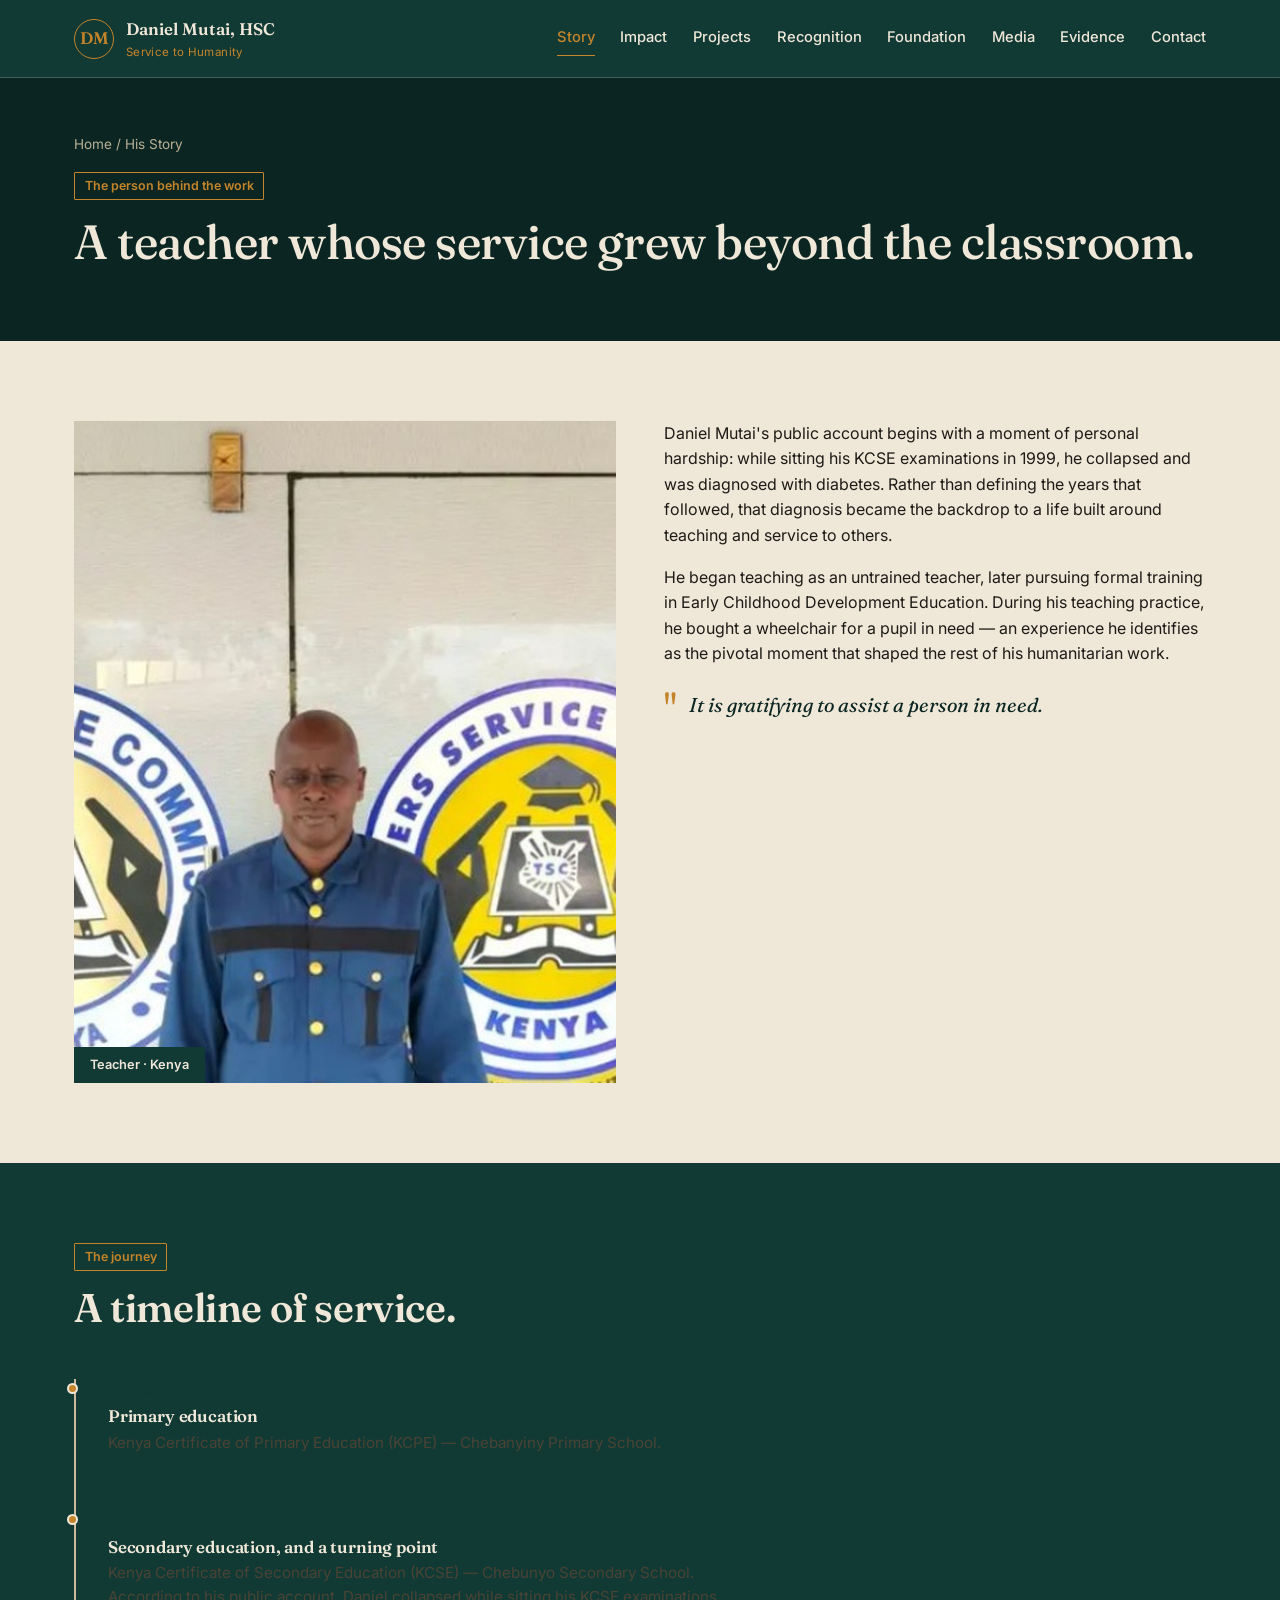
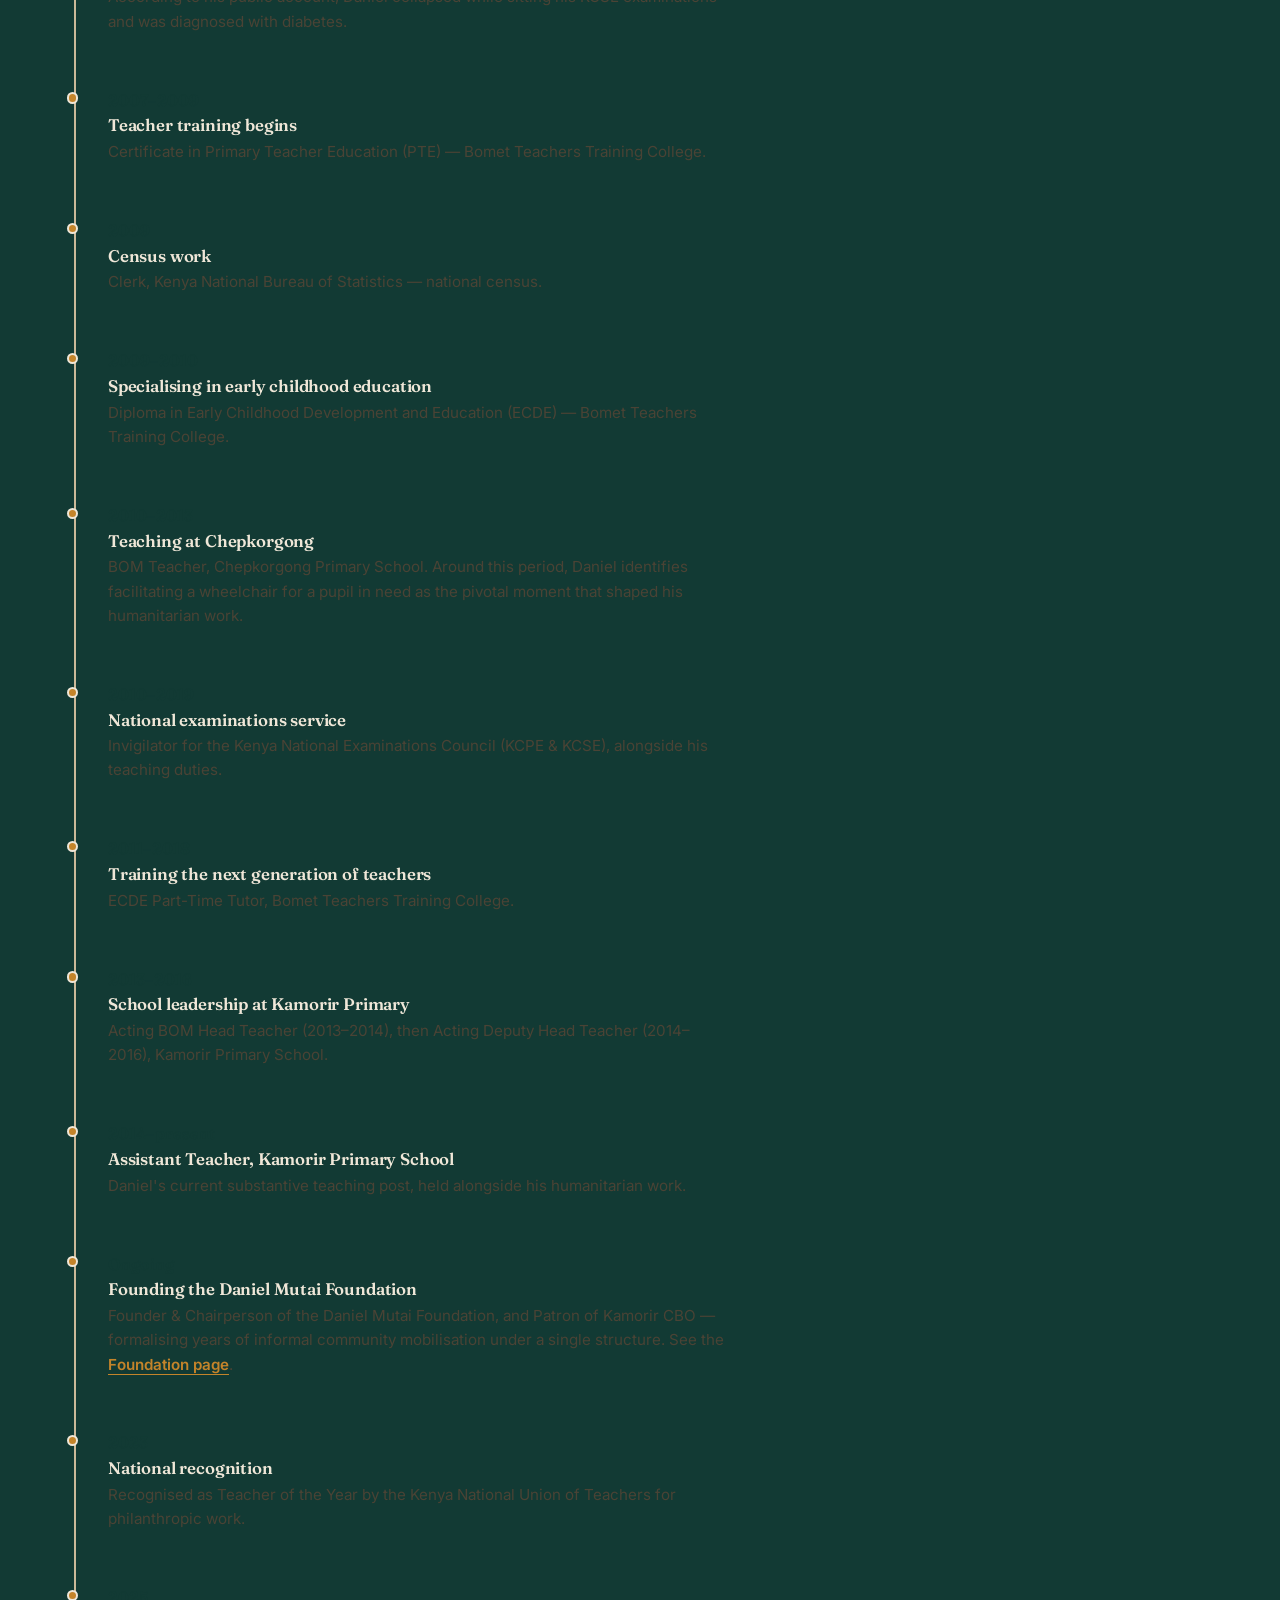
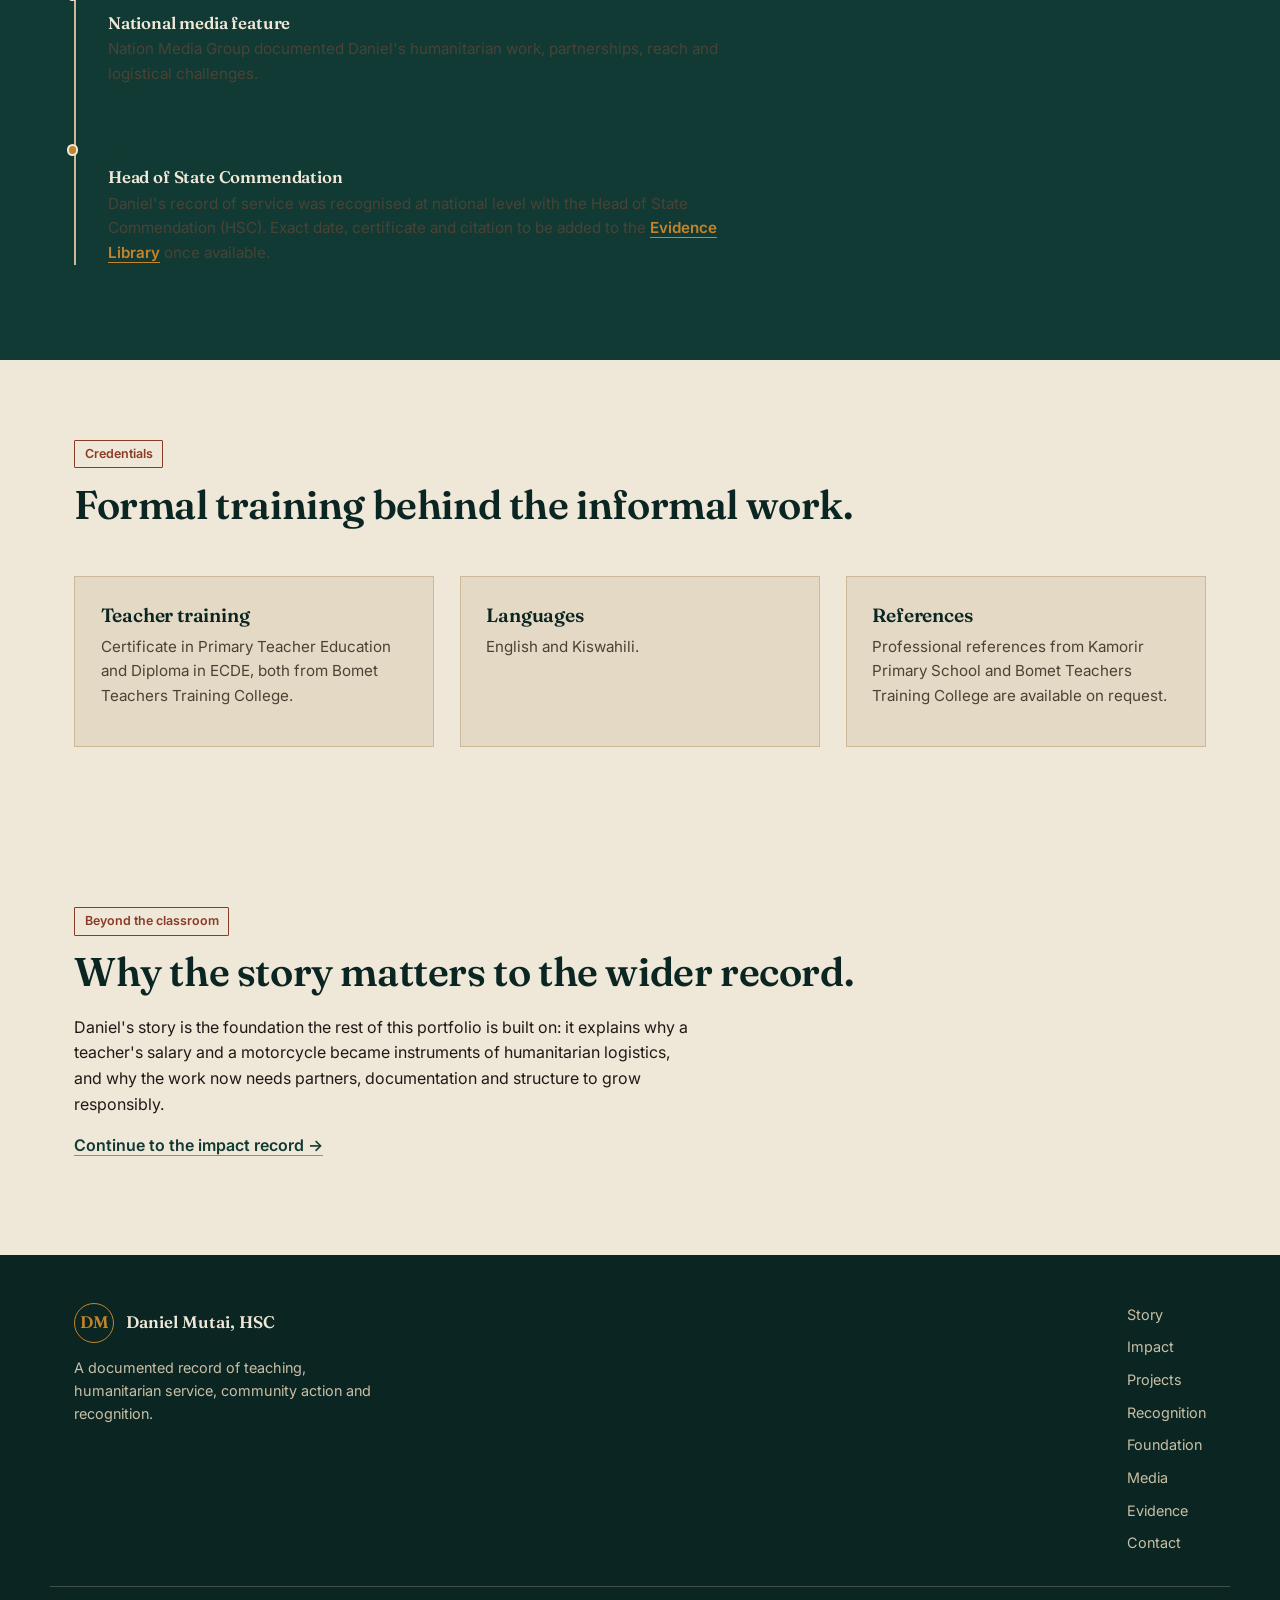
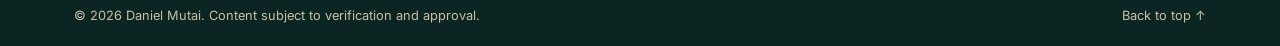
<file: pages/story.html>
<!doctype html>
<html lang="en">
<head>
  <meta charset="utf-8">
  <meta name="viewport" content="width=device-width, initial-scale=1">
  <meta name="description" content="The story of Daniel Mutai, HSC — from a diabetes diagnosis during his KCSE exams to 18+ years of teaching and humanitarian service across Kenya.">
  <meta name="theme-color" content="#123A34">
  <link rel="canonical" href="story.html">
  <title>His Story | Daniel Mutai, HSC</title>
  <link rel="stylesheet" href="../styles.css">
</head>
<body>
  <a class="skip-link" href="#main">Skip to content</a>
  <header class="site-header" id="top">
    <div class="container nav-wrap">
      <a class="brand" href="../index.html" aria-label="Daniel Mutai, HSC — home">
        <span class="brand-mark">DM</span>
        <span class="brand-text"><strong>Daniel Mutai, HSC</strong><small>Service to Humanity</small></span>
      </a>
      <button class="menu-toggle" aria-expanded="false" aria-controls="site-nav" aria-label="Open navigation">☰</button>
      <nav id="site-nav" class="site-nav">
        <a href="story.html">Story</a>
        <a href="impact.html">Impact</a>
        <a href="projects.html">Projects</a>
        <a href="recognition.html">Recognition</a>
        <a href="foundation.html">Foundation</a>
        <a href="media.html">Media</a>
        <a href="evidence.html">Evidence</a>
        <a href="contact.html">Contact</a>
      </nav>
    </div>
  </header>

  <main id="main">
    <section class="page-header">
      <div class="container">
        <p class="breadcrumb"><a href="../index.html">Home</a> / His Story</p>
        <p class="tag">The person behind the work</p>
        <h1>A teacher whose service grew beyond the classroom.</h1>
      </div>
    </section>

    <section class="section">
      <div class="container two-col">
        <div class="portrait-frame">
          <img src="../assets/images/daniel-profile.jpg" alt="Daniel Mutai in Teachers Service Commission uniform">
          <div class="portrait-caption">Teacher · Kenya</div>
        </div>
        <div>
          <p>Daniel Mutai's public account begins with a moment of personal hardship: while sitting his KCSE examinations in 1999, he collapsed and was diagnosed with diabetes. Rather than defining the years that followed, that diagnosis became the backdrop to a life built around teaching and service to others.</p>
          <p>He began teaching as an untrained teacher, later pursuing formal training in Early Childhood Development Education. During his teaching practice, he bought a wheelchair for a pupil in need — an experience he identifies as the pivotal moment that shaped the rest of his humanitarian work.</p>
          <div class="quote">
            <span>"</span>
            <p>It is gratifying to assist a person in need.</p>
          </div>
        </div>
      </div>
    </section>

    <section class="section dark-section">
      <div class="container">
        <p class="tag tag-light">The journey</p>
        <h2>A timeline of service.</h2>
        <div class="timeline mt-lg">
          <article>
            <span class="year">1988–1995</span>
            <h3>Primary education</h3>
            <p>Kenya Certificate of Primary Education (KCPE) — Chebanyiny Primary School.</p>
          </article>
          <article>
            <span class="year">1996–1999</span>
            <h3>Secondary education, and a turning point</h3>
            <p>Kenya Certificate of Secondary Education (KCSE) — Chebunyo Secondary School. According to his public account, Daniel collapsed while sitting his KCSE examinations and was diagnosed with diabetes.</p>
          </article>
          <article>
            <span class="year">2007–2009</span>
            <h3>Teacher training begins</h3>
            <p>Certificate in Primary Teacher Education (PTE) — Bomet Teachers Training College.</p>
          </article>
          <article>
            <span class="year">2009</span>
            <h3>Census work</h3>
            <p>Clerk, Kenya National Bureau of Statistics — national census.</p>
          </article>
          <article>
            <span class="year">2009–2010</span>
            <h3>Specialising in early childhood education</h3>
            <p>Diploma in Early Childhood Development and Education (ECDE) — Bomet Teachers Training College.</p>
          </article>
          <article>
            <span class="year">2010–2013</span>
            <h3>Teaching at Chepkorgong</h3>
            <p>BOM Teacher, Chepkorgong Primary School. Around this period, Daniel identifies facilitating a wheelchair for a pupil in need as the pivotal moment that shaped his humanitarian work.</p>
          </article>
          <article>
            <span class="year">2010–2019</span>
            <h3>National examinations service</h3>
            <p>Invigilator for the Kenya National Examinations Council (KCPE &amp; KCSE), alongside his teaching duties.</p>
          </article>
          <article>
            <span class="year">2011–2018</span>
            <h3>Training the next generation of teachers</h3>
            <p>ECDE Part-Time Tutor, Bomet Teachers Training College.</p>
          </article>
          <article>
            <span class="year">2013–2016</span>
            <h3>School leadership at Kamorir Primary</h3>
            <p>Acting BOM Head Teacher (2013–2014), then Acting Deputy Head Teacher (2014–2016), Kamorir Primary School.</p>
          </article>
          <article>
            <span class="year">2014–present</span>
            <h3>Assistant Teacher, Kamorir Primary School</h3>
            <p>Daniel's current substantive teaching post, held alongside his humanitarian work.</p>
          </article>
          <article>
            <span class="year">Ongoing</span>
            <h3>Founding the Daniel Mutai Foundation</h3>
            <p>Founder &amp; Chairperson of the Daniel Mutai Foundation, and Patron of Kamorir CBO — formalising years of informal community mobilisation under a single structure. See the <a class="text-link" style="color:var(--gold);border-color:var(--gold);" href="foundation.html">Foundation page</a>.</p>
          </article>
          <article>
            <span class="year">2023</span>
            <h3>National recognition</h3>
            <p>Recognised as Teacher of the Year by the Kenya National Union of Teachers for philanthropic work.</p>
          </article>
          <article>
            <span class="year">2025</span>
            <h3>National media feature</h3>
            <p>Nation Media Group documented Daniel's humanitarian work, partnerships, reach and logistical challenges.</p>
          </article>
          <article>
            <span class="year">Year TBC</span>
            <h3>Head of State Commendation</h3>
            <p>Daniel's record of service was recognised at national level with the Head of State Commendation (HSC). Exact date, certificate and citation to be added to the <a class="text-link" style="color:var(--gold);border-color:var(--gold);" href="evidence.html">Evidence Library</a> once available.</p>
          </article>
        </div>
      </div>
    </section>

    <section class="section">
      <div class="container">
        <p class="tag">Credentials</p>
        <h2>Formal training behind the informal work.</h2>
        <div class="card-grid mt-lg">
          <article class="pillar-card">
            <h3>Teacher training</h3>
            <p>Certificate in Primary Teacher Education and Diploma in ECDE, both from Bomet Teachers Training College.</p>
          </article>
          <article class="pillar-card">
            <h3>Languages</h3>
            <p>English and Kiswahili.</p>
          </article>
          <article class="pillar-card">
            <h3>References</h3>
            <p>Professional references from Kamorir Primary School and Bomet Teachers Training College are available on request.</p>
          </article>
        </div>
      </div>
    </section>

    <section class="section">
      <div class="container">
        <p class="tag">Beyond the classroom</p>
        <h2>Why the story matters to the wider record.</h2>
        <p>Daniel's story is the foundation the rest of this portfolio is built on: it explains why a teacher's salary and a motorcycle became instruments of humanitarian logistics, and why the work now needs partners, documentation and structure to grow responsibly.</p>
        <p><a class="text-link" href="impact.html">Continue to the impact record →</a></p>
      </div>
    </section>
  </main>

  <footer class="site-footer">
    <div class="container footer-top">
      <div>
        <a class="footer-brand" href="../index.html">
          <span class="brand-mark">DM</span>
          <span class="brand-text"><strong>Daniel Mutai, HSC</strong></span>
        </a>
        <p class="footer-copy">A documented record of teaching, humanitarian service, community action and recognition.</p>
      </div>
      <nav class="footer-links" aria-label="Footer">
        <a href="story.html">Story</a>
        <a href="impact.html">Impact</a>
        <a href="projects.html">Projects</a>
        <a href="recognition.html">Recognition</a>
        <a href="foundation.html">Foundation</a>
        <a href="media.html">Media</a>
        <a href="evidence.html">Evidence</a>
        <a href="contact.html">Contact</a>
      </nav>
    </div>
    <div class="container footer-bottom">
      <span>© <span data-year></span> Daniel Mutai. Content subject to verification and approval.</span>
      <a href="#top">Back to top ↑</a>
    </div>
  </footer>
  <script src="../script.js"></script>
</body>
</html>
</file>
<file: styles.css>
/* ============================================================
   DANIEL MUTAI, HSC — Impact Portfolio
   Design tokens
   ------------------------------------------------------------
   Palette:
     --ink        #1E1B16  warm charcoal (body text)
     --paper      #EFE7D8  warm limestone (page background)
     --paper-deep #E4D9C4  deeper limestone (panels/cards)
     --pine       #123A34  deep pine green (primary / header / footer)
     --pine-deep  #0B2622  darker pine (hover states)
     --gold       #C4842A  marigold gold (primary accent — honour, textile)
     --rust       #8A3B26  brick rust (secondary accent — used sparingly,
                                        recognition / evidence markers)
     --line       #CBB999  hairline rule on paper
     --line-dark  rgba(239,231,216,0.22) hairline rule on pine
   Type:
     Display  — 'Fraunces' (serif, warm, has weight for an honorific)
     Body/UI  — 'Inter' (clean grotesk, does the reading work)
   ============================================================ */

@import url('https://fonts.googleapis.com/css2?family=Fraunces:opsz,wght@9..144,400;9..144,500;9..144,600;9..144,700&family=Inter:wght@400;500;600;700&display=swap');

:root{
  --ink:#1E1B16;
  --ink-soft:#4A4335;
  --paper:#EFE7D8;
  --paper-deep:#E4D9C4;
  --pine:#123A34;
  --pine-deep:#0B2622;
  --pine-soft:#1B4F47;
  --gold:#C4842A;
  --gold-deep:#A66C1E;
  --rust:#8A3B26;
  --line:#CBB999;
  --line-dark:rgba(239,231,216,0.22);
  --paper-text-on-pine:#EFE7D8;
  --radius:2px;
  --max:1180px;
  --serif:'Fraunces', Georgia, serif;
  --sans:'Inter', -apple-system, BlinkMacSystemFont, 'Segoe UI', sans-serif;
}

*,*::before,*::after{ box-sizing:border-box; }
html{ scroll-behavior:smooth; }
@media (prefers-reduced-motion: reduce){
  html{ scroll-behavior:auto; }
  *,*::before,*::after{ animation-duration:0.01ms !important; animation-iteration-count:1 !important; transition-duration:0.01ms !important; scroll-behavior:auto !important; }
}

body{
  margin:0;
  font-family:var(--sans);
  color:var(--ink);
  background:var(--paper);
  line-height:1.6;
  -webkit-font-smoothing:antialiased;
}

img{ max-width:100%; display:block; }
a{ color:inherit; }

h1,h2,h3,h4{
  font-family:var(--serif);
  font-weight:600;
  line-height:1.12;
  margin:0 0 0.5em;
  letter-spacing:-0.01em;
  color:var(--pine-deep);
}
h1{ font-size:clamp(2.4rem, 5vw, 4.2rem); font-weight:500; }
h2{ font-size:clamp(1.7rem, 3.2vw, 2.5rem); }
h3{ font-size:1.2rem; }

p{ margin:0 0 1em; max-width:62ch; }
p.wide{ max-width:none; }

.container{
  max-width:var(--max);
  margin:0 auto;
  padding:0 1.5rem;
}

.skip-link{
  position:absolute; left:-999px; top:0;
  background:var(--gold); color:var(--pine-deep);
  padding:0.75rem 1.25rem; z-index:1000; font-weight:600;
}
.skip-link:focus{ left:1rem; top:1rem; }

:focus-visible{ outline:3px solid var(--gold); outline-offset:2px; }

/* ---------- Header ---------- */
.site-header{
  background:var(--pine);
  color:var(--paper);
  border-bottom:1px solid var(--line-dark);
  position:sticky; top:0; z-index:200;
}
.nav-wrap{
  display:flex; align-items:center; justify-content:space-between;
  padding:1rem 1.5rem;
  gap:1rem;
}
.brand{
  display:flex; align-items:center; gap:0.75rem;
  text-decoration:none; color:var(--paper);
}
.brand-mark{
  font-family:var(--serif); font-weight:600; font-size:1.05rem;
  border:1px solid var(--gold); color:var(--gold);
  width:2.5rem; height:2.5rem; display:flex; align-items:center; justify-content:center;
  border-radius:50%;
  flex-shrink:0;
}
.brand-text strong{
  display:block; font-family:var(--serif); font-size:1.05rem; font-weight:600;
}
.brand-text small{
  display:block; font-size:0.72rem; color:var(--gold); letter-spacing:0.03em;
}
.menu-toggle{
  display:none; background:none; border:1px solid var(--line-dark); color:var(--paper);
  font-size:1.2rem; padding:0.4rem 0.7rem; cursor:pointer;
}
.site-nav{ display:flex; align-items:center; gap:1.6rem; flex-wrap:wrap; }
.site-nav a{
  text-decoration:none; color:var(--paper); font-size:0.92rem; font-weight:500;
  padding:0.3rem 0; border-bottom:1px solid transparent;
}
.site-nav a:hover, .site-nav a.active{ border-bottom-color:var(--gold); color:var(--gold); }

@media (max-width:900px){
  .menu-toggle{ display:block; }
  .site-nav{
    display:none; flex-direction:column; align-items:flex-start; gap:0.9rem;
    width:100%; padding:1rem 1.5rem 1.5rem;
    background:var(--pine);
  }
  .site-nav.open{ display:flex; }
}

/* ---------- Hero ---------- */
.hero{ position:relative; color:var(--paper); overflow:hidden; }
.hero-image{ position:absolute; inset:0; }
.hero-image img{ width:100%; height:100%; object-fit:cover; }
.hero-overlay{
  position:absolute; inset:0;
  background:linear-gradient(100deg, rgba(11,38,34,0.94) 0%, rgba(11,38,34,0.82) 42%, rgba(11,38,34,0.45) 100%);
}
.hero-content{ position:relative; padding:6.5rem 1.5rem 5rem; max-width:760px; }
.hero-tag{
  font-family:var(--sans); font-weight:600; color:var(--gold);
  font-size:0.95rem; letter-spacing:0.02em; margin-bottom:1rem;
  display:flex; align-items:center; gap:0.6rem;
}
.hero-tag .badge{
  border:1px solid var(--gold); padding:0.15rem 0.55rem; border-radius:1px; font-size:0.78rem;
}
.hero h1{ color:var(--paper); }
.hero .role-line{
  font-size:1.15rem; color:#D9CFB8; margin-bottom:1.2rem; font-weight:500;
}
.hero-copy{ font-size:1.08rem; color:#E7DFCC; max-width:56ch; }
.hero-actions{ display:flex; gap:1rem; flex-wrap:wrap; margin-top:1.6rem; }

.button{
  display:inline-block; text-decoration:none; font-weight:600; font-size:0.95rem;
  padding:0.85rem 1.6rem; border-radius:1px; border:1px solid transparent;
  transition:background 0.15s ease, color 0.15s ease, border-color 0.15s ease;
}
.button-primary{ background:var(--gold); color:var(--pine-deep); }
.button-primary:hover{ background:var(--gold-deep); }
.button-ghost{ border-color:rgba(239,231,216,0.5); color:var(--paper); }
.button-ghost:hover{ border-color:var(--gold); color:var(--gold); }
.button-dark{ background:var(--pine); color:var(--paper); }
.button-dark:hover{ background:var(--pine-deep); }

/* ---------- Passport / stat strip ---------- */
.passport{
  background:var(--paper-deep);
  border-bottom:1px solid var(--line);
}
.passport-grid{
  display:grid; grid-template-columns:repeat(5,1fr);
  gap:0;
}
.passport-grid > div{
  padding:1.6rem 1.4rem;
  border-left:1px solid var(--line);
}
.passport-grid > div:first-child{ border-left:none; }
.passport-grid strong{
  display:block; font-family:var(--serif); font-size:1.7rem; color:var(--pine); font-weight:600;
}
.passport-grid span{ font-size:0.82rem; color:var(--ink-soft); }
@media (max-width:900px){
  .passport-grid{ grid-template-columns:repeat(2,1fr); }
  .passport-grid > div:nth-child(3){ border-left:none; }
}

/* ---------- Sections ---------- */
.section{ padding:5rem 0; }
.section-tight{ padding:3.5rem 0; }
.section-heading{ max-width:640px; margin-bottom:2.5rem; }
.section-heading p{ color:var(--ink-soft); }
.dark-section{ background:var(--pine); color:var(--paper); }
.dark-section h2, .dark-section h3{ color:var(--paper); }
.dark-section .section-heading p{ color:#C9BFA6; }
.deep-section{ background:var(--pine-deep); color:var(--paper); }
.deep-section h2, .deep-section h3{ color:var(--paper); }

.two-col{ display:grid; grid-template-columns:1fr 1fr; gap:3rem; align-items:start; }
@media (max-width:800px){ .two-col{ grid-template-columns:1fr; } }

.tag{
  display:inline-block; font-size:0.78rem; font-weight:600; color:var(--rust);
  border:1px solid var(--rust); padding:0.2rem 0.6rem; border-radius:1px; margin-bottom:0.9rem;
}
.tag-gold{ color:var(--gold-deep); border-color:var(--gold-deep); }
.tag-light{ color:var(--gold); border-color:var(--gold); }

/* ---------- Cards / grids ---------- */
.card-grid{ display:grid; grid-template-columns:repeat(3,1fr); gap:1.6rem; }
@media (max-width:900px){ .card-grid{ grid-template-columns:repeat(2,1fr); } }
@media (max-width:600px){ .card-grid{ grid-template-columns:1fr; } }

.pillar-card{
  background:var(--paper-deep);
  border:1px solid var(--line);
  padding:1.8rem 1.6rem;
}
.pillar-card .icon{ font-size:1.6rem; color:var(--pine); margin-bottom:0.9rem; }
.pillar-card h3{ margin-bottom:0.5rem; }
.pillar-card p{ font-size:0.95rem; color:var(--ink-soft); margin-bottom:0.6rem; }
.pillar-card .status{ font-size:0.78rem; font-weight:600; color:var(--rust); }

.evidence-card{
  border:1px solid var(--line);
  padding:1.6rem;
  background:var(--paper);
}
.evidence-card h3{ margin-bottom:0.4rem; }
.evidence-card .count{
  font-family:var(--serif); font-size:2.2rem; color:var(--pine); display:block; margin-bottom:0.3rem;
}
.evidence-card .status-pending{
  display:inline-block; margin-top:0.6rem; font-size:0.78rem; font-weight:600;
  color:var(--rust); border-top:1px solid var(--line); padding-top:0.6rem;
}

/* ---------- Timeline ---------- */
.timeline{ position:relative; padding-left:2rem; border-left:2px solid var(--line); }
.timeline article{ position:relative; padding-bottom:2.4rem; }
.timeline article:last-child{ padding-bottom:0; }
.timeline article::before{
  content:''; position:absolute; left:-2.55rem; top:0.3rem;
  width:0.7rem; height:0.7rem; background:var(--gold); border-radius:50%;
  border:2px solid var(--paper);
}
.timeline .year{
  font-family:var(--serif); color:var(--pine); font-weight:600; font-size:1rem; display:block; margin-bottom:0.2rem;
}
.timeline h3{ margin-bottom:0.3rem; font-size:1.05rem; }
.timeline p{ color:var(--ink-soft); font-size:0.95rem; }

/* ---------- Recognition / award list ---------- */
.award-list{ display:flex; flex-direction:column; gap:0; border-top:1px solid var(--line); }
.award-row{
  display:grid; grid-template-columns:5rem 1fr auto; gap:1.2rem; align-items:center;
  padding:1.3rem 0; border-bottom:1px solid var(--line);
}
.award-row .year{ font-family:var(--serif); font-size:1.1rem; color:var(--pine); }
.award-row h3{ font-size:1.02rem; margin-bottom:0.15rem; }
.award-row p{ font-size:0.88rem; color:var(--ink-soft); margin:0; }
.award-row .verify{ font-size:0.78rem; font-weight:600; white-space:nowrap; }
.verify-confirmed{ color:var(--pine); }
.verify-pending{ color:var(--rust); }
@media (max-width:700px){
  .award-row{ grid-template-columns:1fr; gap:0.3rem; }
}

/* ---------- Quote ---------- */
.quote{ display:flex; gap:0.8rem; align-items:flex-start; margin:1.4rem 0; }
.quote span{ font-family:var(--serif); font-size:2.4rem; color:var(--gold); line-height:1; }
.quote p{ font-family:var(--serif); font-size:1.25rem; font-style:italic; color:var(--pine-deep); margin:0; }

/* ---------- Media / press ---------- */
.media-card{
  display:grid; grid-template-columns:auto 1fr; gap:1.5rem;
  border:1px solid var(--line); padding:1.8rem; align-items:start; background:var(--paper-deep);
}
.media-badge{
  background:var(--pine); color:var(--paper); font-size:0.72rem; font-weight:700;
  padding:0.35rem 0.6rem; letter-spacing:0.04em;
}
.media-date{ font-size:0.85rem; color:var(--ink-soft); margin-bottom:0.3rem; }
@media (max-width:600px){ .media-card{ grid-template-columns:1fr; } }

/* ---------- Support / contact ---------- */
.support-grid{ display:grid; grid-template-columns:1.1fr 1fr; gap:3rem; align-items:start; }
@media (max-width:850px){ .support-grid{ grid-template-columns:1fr; } }
.support-options{ display:flex; flex-direction:column; gap:1px; background:var(--line-dark); }
.support-option{
  display:flex; justify-content:space-between; align-items:center;
  background:var(--pine-deep); color:var(--paper); text-decoration:none;
  padding:1.4rem 1.6rem; transition:background 0.15s ease;
}
.support-option:hover{ background:var(--pine-soft); }
.support-option strong{ font-family:var(--serif); font-size:1.05rem; }
.support-option span{ color:var(--gold); font-size:0.88rem; }

/* ---------- Portrait / images ---------- */
.portrait-frame{ position:relative; }
.portrait-frame img{ width:100%; height:auto; }
.portrait-caption{
  position:absolute; bottom:0; left:0; background:var(--pine); color:var(--paper);
  font-size:0.8rem; padding:0.5rem 1rem; font-weight:600;
}

/* ---------- Page header (subpages) ---------- */
.page-header{
  background:var(--pine-deep); color:var(--paper); padding:3.5rem 0 3rem;
}
.page-header .tag{ color:var(--gold); border-color:var(--gold); }
.page-header h1{ color:var(--paper); font-size:clamp(2rem,4vw,3rem); }
.breadcrumb{ font-size:0.85rem; color:#B9AF95; margin-bottom:1rem; }
.breadcrumb a{ color:#B9AF95; text-decoration:none; }
.breadcrumb a:hover{ color:var(--gold); }

/* ---------- Table (evidence library) ---------- */
.evidence-table{ width:100%; border-collapse:collapse; margin-top:1rem; }
.evidence-table th, .evidence-table td{
  text-align:left; padding:0.9rem 1rem; border-bottom:1px solid var(--line); font-size:0.92rem;
}
.evidence-table th{ font-family:var(--serif); font-weight:600; color:var(--pine); }

/* ---------- Footer ---------- */
.site-footer{ background:var(--pine-deep); color:#C9BFA6; }
.footer-top{
  display:flex; justify-content:space-between; gap:2rem; flex-wrap:wrap;
  padding:3rem 1.5rem 2rem;
}
.footer-brand{ text-decoration:none; color:var(--paper); display:flex; gap:0.75rem; align-items:center; margin-bottom:0.8rem; }
.footer-copy{ max-width:34ch; font-size:0.9rem; }
.footer-links{ display:flex; flex-direction:column; gap:0.6rem; }
.footer-links a{ text-decoration:none; color:#C9BFA6; font-size:0.9rem; }
.footer-links a:hover{ color:var(--gold); }
.footer-bottom{
  display:flex; justify-content:space-between; flex-wrap:wrap; gap:0.6rem;
  padding:1.2rem 1.5rem; border-top:1px solid var(--line-dark); font-size:0.8rem;
}
.footer-bottom a{ text-decoration:none; color:#C9BFA6; }
.footer-bottom a:hover{ color:var(--gold); }

/* ---------- Utility ---------- */
.text-link{ color:var(--pine); font-weight:600; text-decoration:none; border-bottom:1px solid var(--gold); }
.text-link:hover{ color:var(--gold-deep); }
.center{ text-align:center; }
.mt-lg{ margin-top:3rem; }
.note{
  font-size:0.85rem; color:var(--ink-soft); border-left:3px solid var(--rust);
  padding:0.8rem 1rem; background:var(--paper-deep); margin-top:1.5rem; max-width:60ch;
}
</file>
